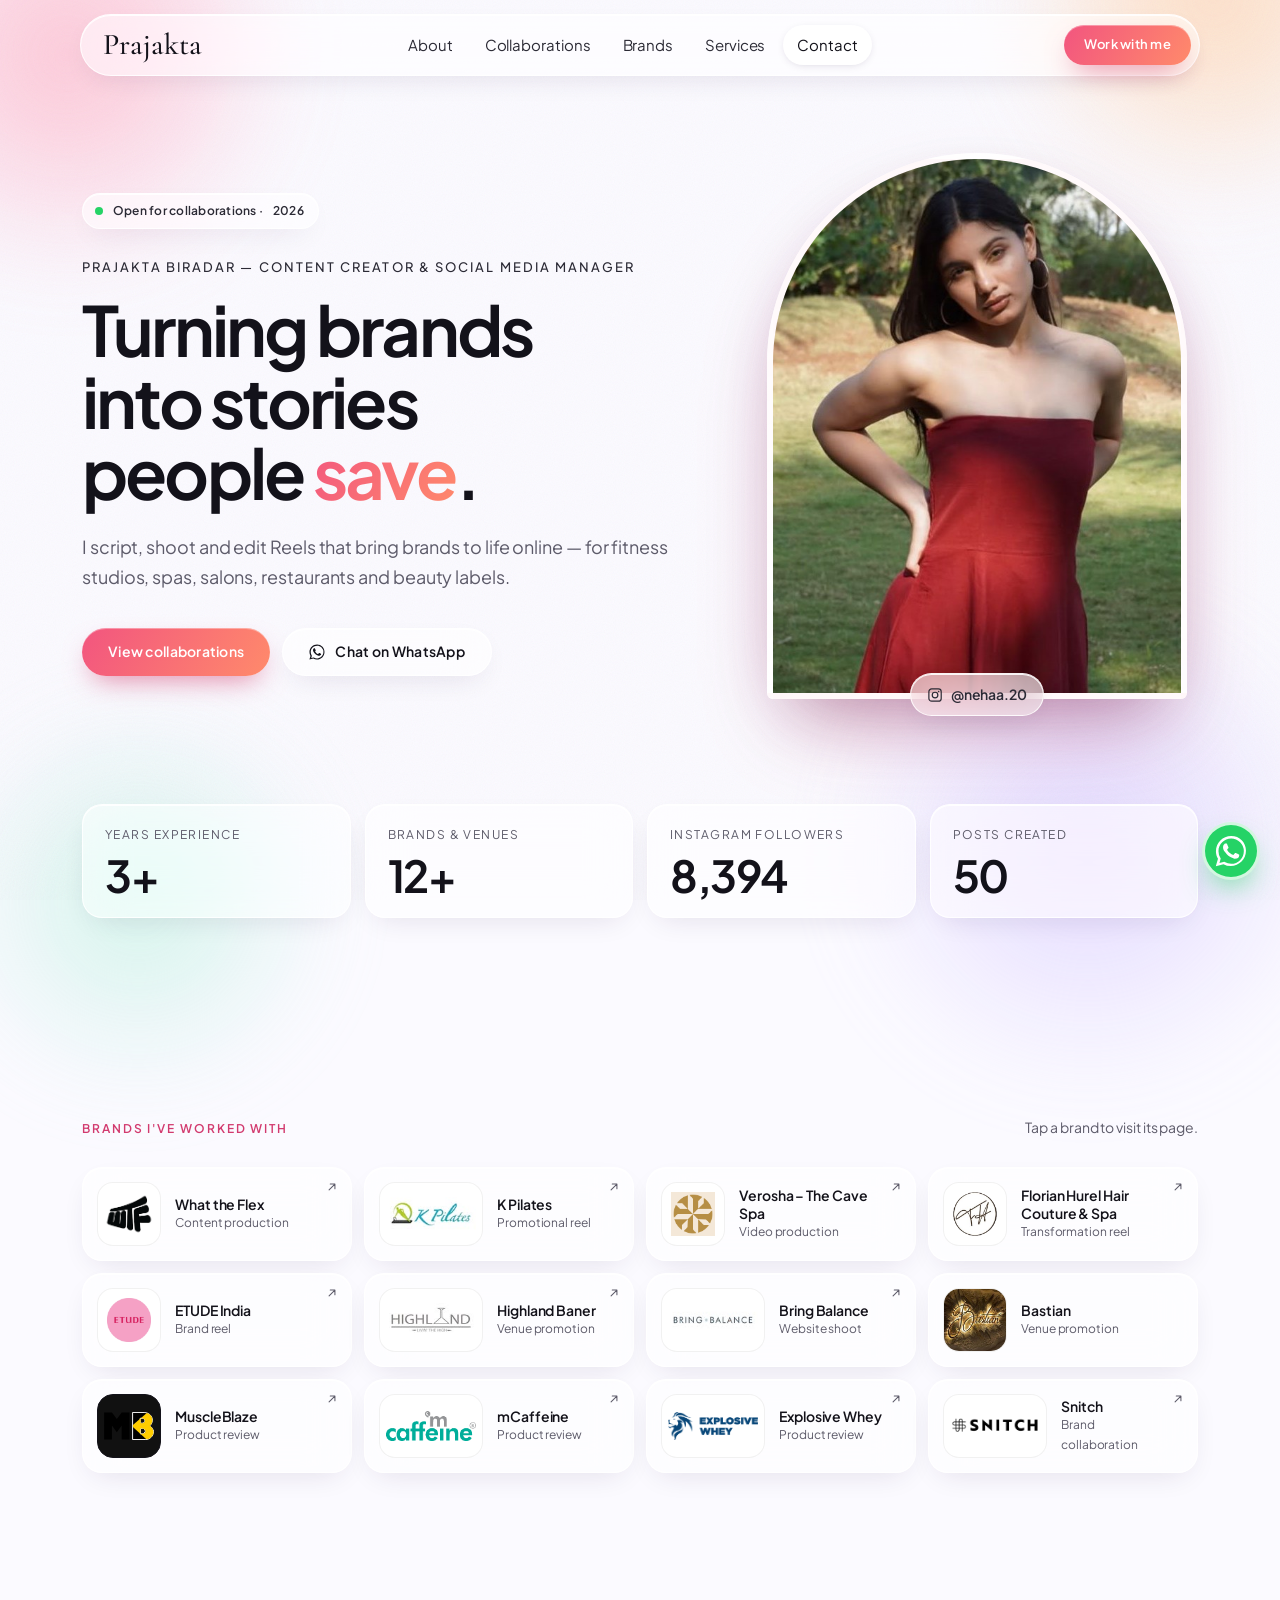
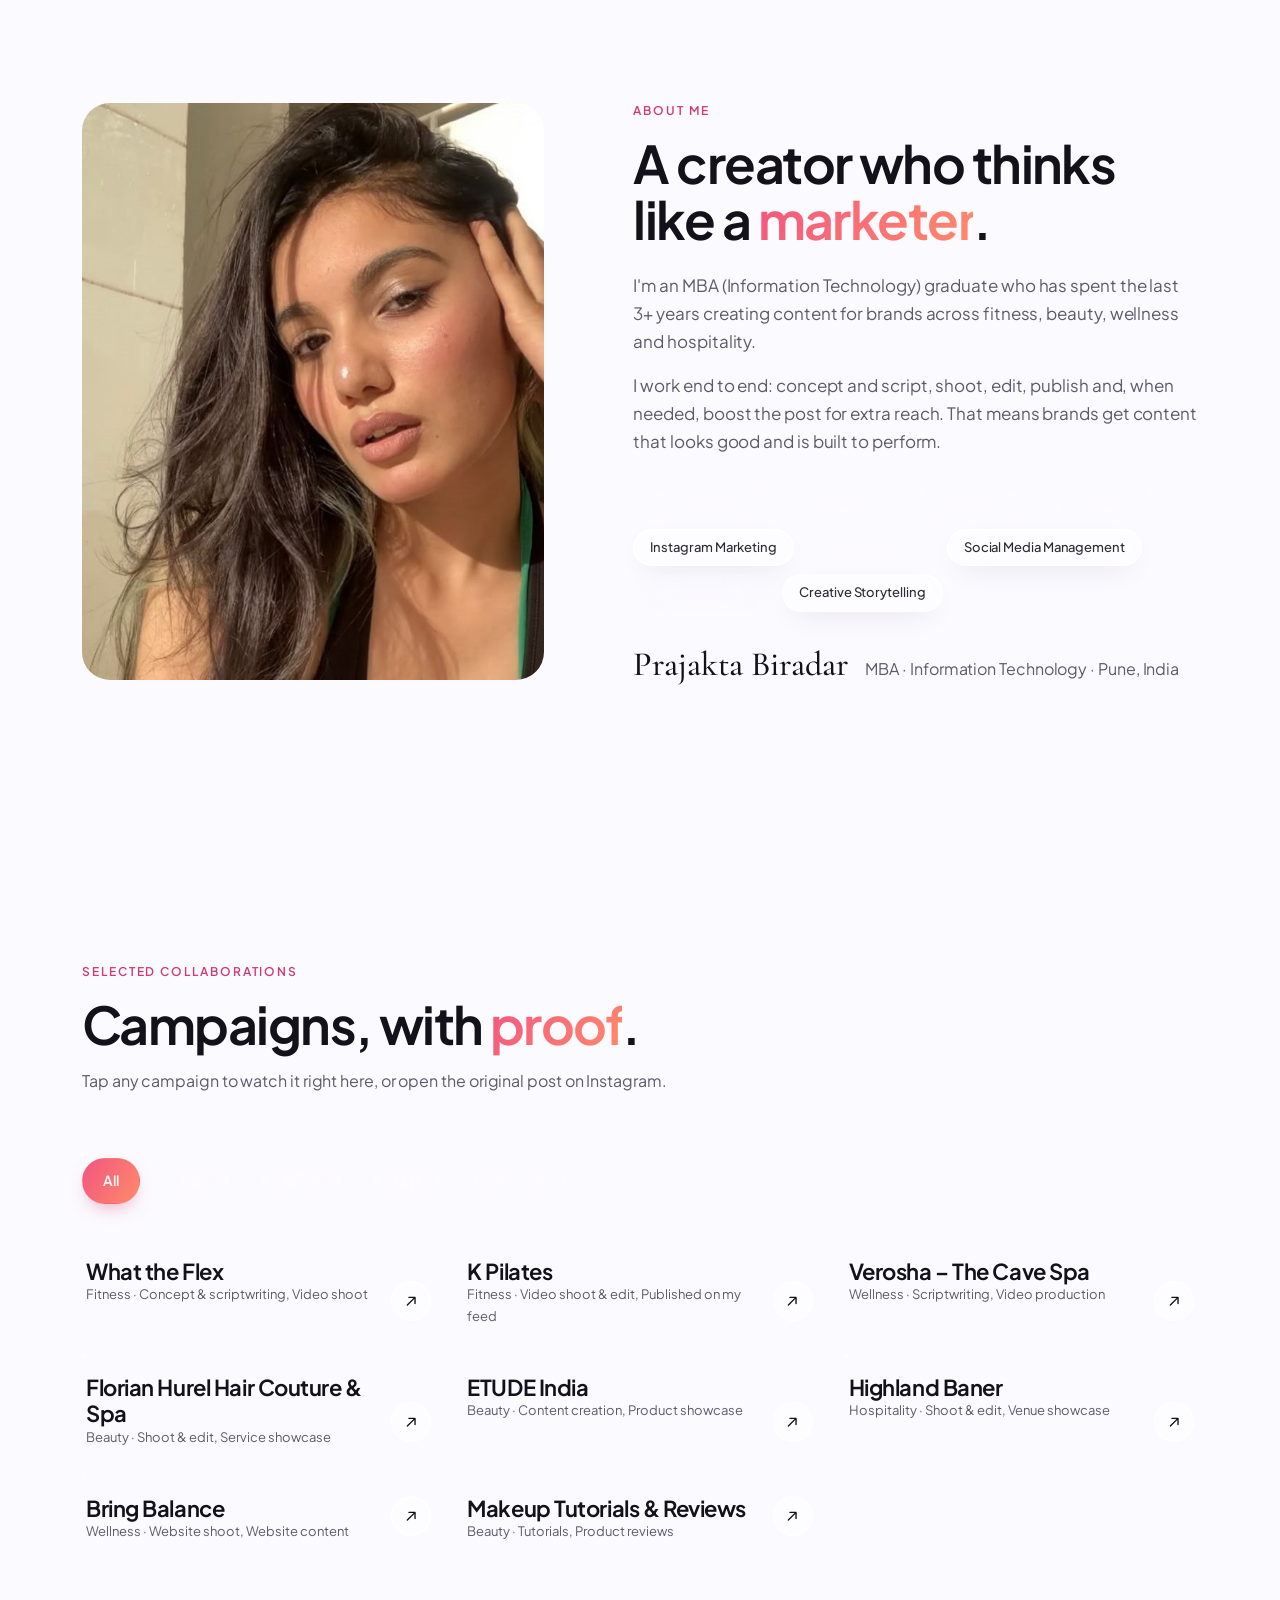
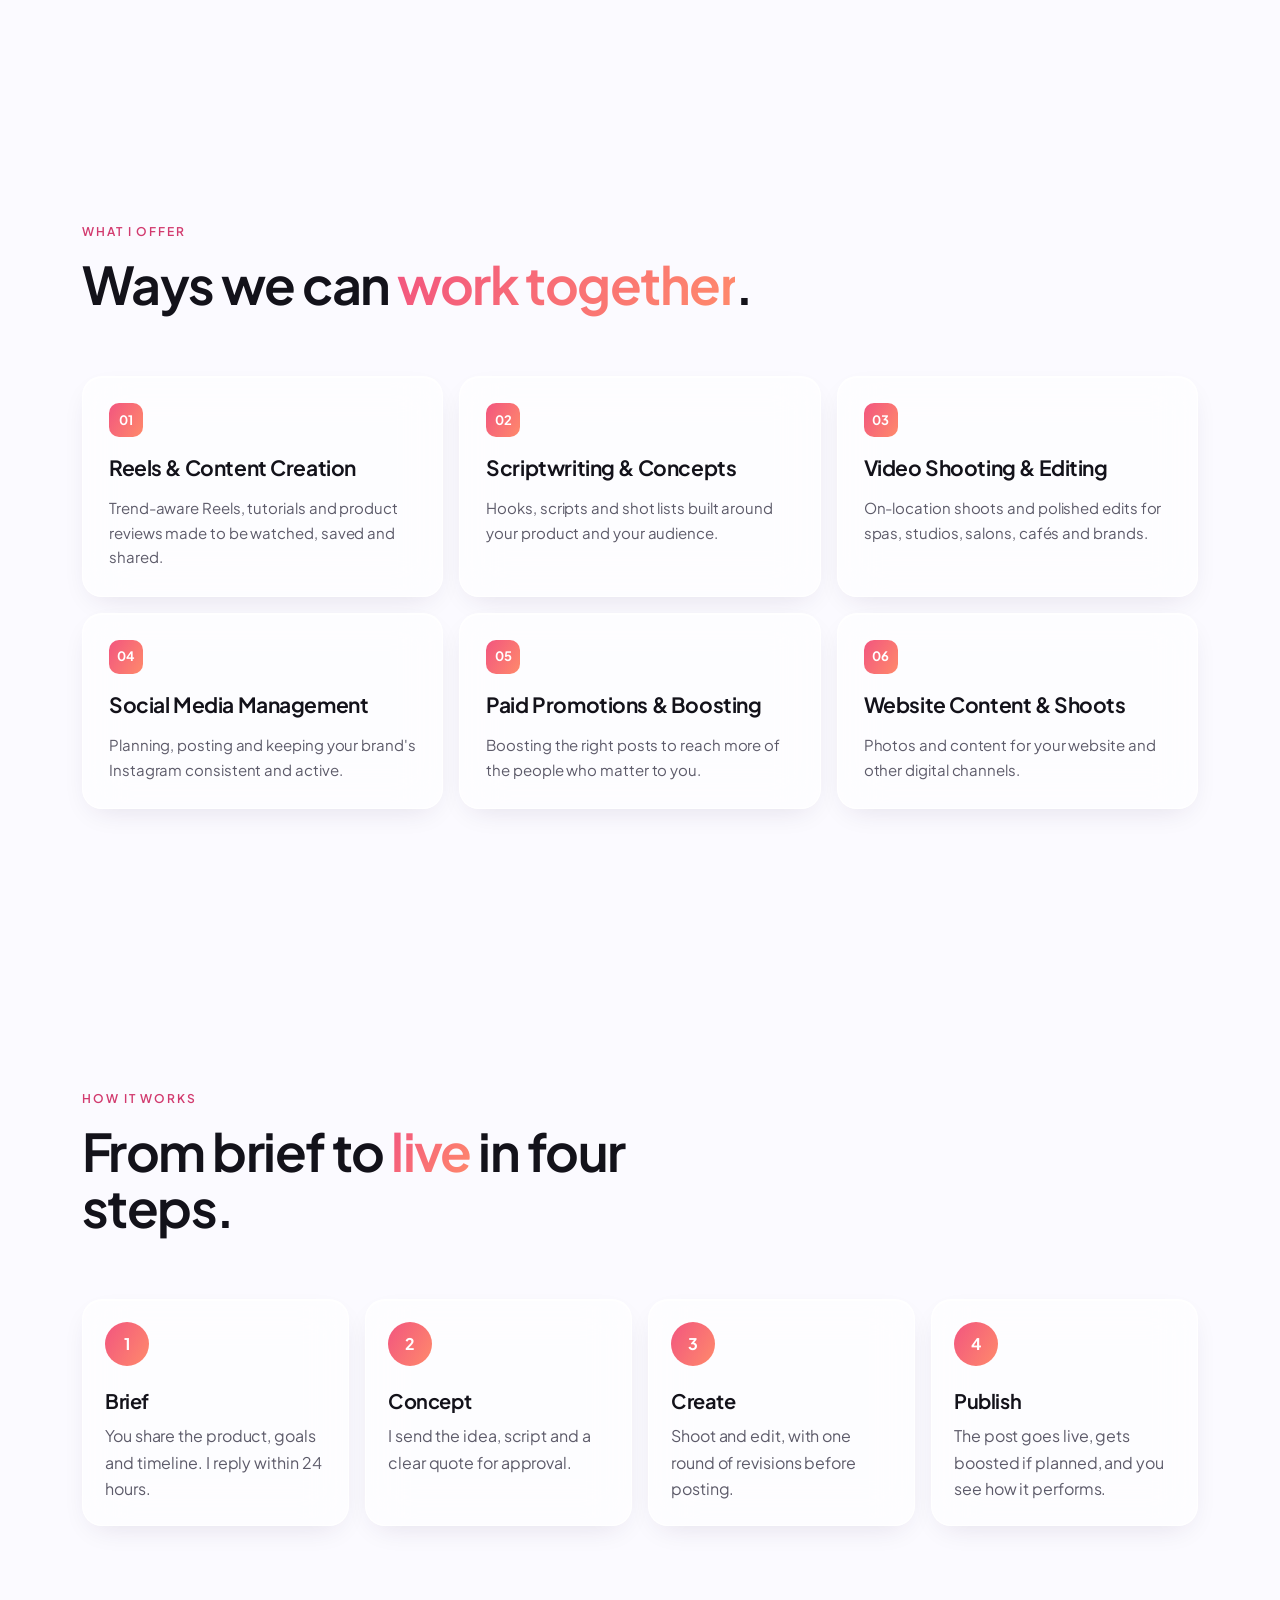
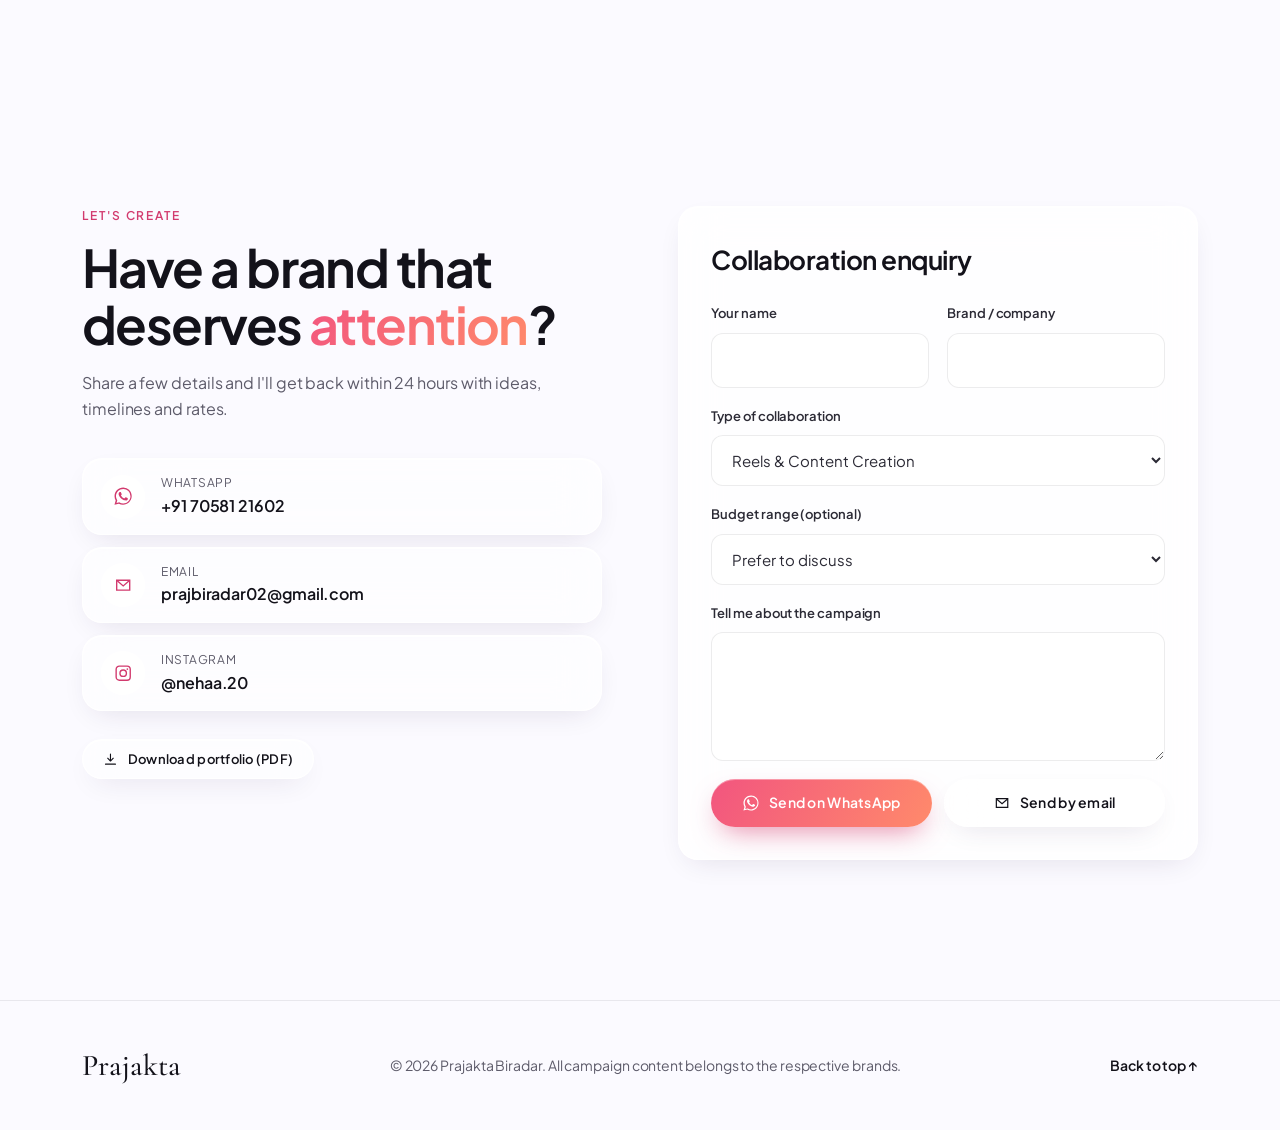
<file: index.html>
<!doctype html>
<html lang="en">
<head>
  <meta charset="utf-8" />
  <meta name="viewport" content="width=device-width, initial-scale=1" />
  <title>Prajakta Biradar — Content Creator & Social Media Manager</title>
  <meta name="description" content="Portfolio of Prajakta Biradar: content creator and social media manager with 3+ years of brand collaborations across fitness, beauty, wellness and hospitality." />

  <!-- Link preview when shared on WhatsApp / LinkedIn / iMessage (needs the full URL) -->
  <meta property="og:title" content="Prajakta Biradar — Content Creator & Social Media Manager" />
  <meta property="og:description" content="3+ years of brand collaborations. See the campaigns, the brands and how to work with me." />
  <meta property="og:image" content="https://d-hackmt.github.io/neha-portfolio/assets/images/portrait.jpg" />
  <meta property="og:url" content="https://d-hackmt.github.io/neha-portfolio/" />
  <meta property="og:type" content="website" />
  <meta name="theme-color" content="#F7F4EE" />

  <link rel="icon" href="assets/images/favicon.svg" type="image/svg+xml" />
  <link rel="preconnect" href="https://fonts.googleapis.com" />
  <link rel="preconnect" href="https://fonts.gstatic.com" crossorigin />
  <link href="https://fonts.googleapis.com/css2?family=Cormorant+Garamond:wght@400;500&family=Inter:wght@400;500;600&display=swap" rel="stylesheet" />
  <link rel="stylesheet" href="css/style.css" />

  <!-- GLASS LAYER: delete these 3 lines to return to the classic design -->
  <link href="https://fonts.googleapis.com/css2?family=Plus+Jakarta+Sans:wght@400..800&display=swap" rel="stylesheet" />
  <link rel="stylesheet" href="css/glass.css" />
  <script>(function () { var p = new URLSearchParams(location.search).get("palette"); if (p) document.documentElement.setAttribute("data-palette", p); })();</script>
</head>
<body>
  <a class="skip-link" href="#main">Skip to content</a>

  <!-- ============ NAV ============ -->
  <header class="nav" id="nav">
    <div class="container nav__inner">
      <a href="#top" class="nav__logo" data-bind="name">Prajakta</a>

      <nav class="nav__links" id="navLinks" aria-label="Primary">
        <a href="#about">About</a>
        <a href="#work">Collaborations</a>
        <a href="#brands">Brands</a>
        <a href="#services">Services</a>
        <a href="#contact">Contact</a>
      </nav>

      <div class="nav__actions">
        <a class="btn btn--dark btn--sm" href="#contact">Work with me</a>
        <button class="nav__toggle" id="navToggle" aria-label="Open menu" aria-expanded="false" aria-controls="navLinks">
          <span></span><span></span>
        </button>
      </div>
    </div>
  </header>

  <main id="main">
    <!-- ============ HERO ============ -->
    <section class="hero" id="top">
      <div class="container hero__grid">
        <div class="hero__text reveal">
          <span class="badge"><span class="badge__dot"></span>Open for collaborations · <span data-bind="year"></span></span>
          <p class="hero__intro"><span data-bind="fullName">Prajakta Biradar</span> — <span data-bind="role"></span></p>
          <h1 class="hero__title">Turning brands into stories people <em>save</em>.</h1>
          <p class="hero__lead" data-bind="tagline"></p>

          <div class="hero__cta">
            <a class="btn btn--dark" href="#work">View collaborations</a>
            <a class="btn btn--ghost js-whatsapp" href="#" target="_blank" rel="noopener">
              <svg class="icon" aria-hidden="true"><use href="#i-whatsapp"/></svg> Chat on WhatsApp
            </a>
          </div>
        </div>

        <figure class="hero__visual reveal">
          <div class="arch">
            <img data-bind-src="portrait" alt="Portrait of Prajakta Biradar" class="arch__img" />
            <div class="arch__fallback" aria-hidden="true">Your portrait</div>
          </div>
          <figcaption>
            <a class="hero__handle js-instagram" href="#" target="_blank" rel="noopener">
              <svg class="icon" aria-hidden="true"><use href="#i-instagram"/></svg>
              <span data-bind="handle"></span>
            </a>
          </figcaption>
        </figure>
      </div>

      <div class="container">
        <dl class="hero__stats reveal">
          <div><dt>Years experience</dt><dd data-bind="experience"></dd></div>
          <div><dt>Brands &amp; venues</dt><dd data-bind="brandCount"></dd></div>
          <div><dt>Instagram followers</dt><dd data-bind="followersShort"></dd></div>
          <div><dt>Posts created</dt><dd data-bind="postCount"></dd></div>
        </dl>
      </div>
    </section>

    <!-- ============ BRAND WALL ============ -->
    <section class="brands" id="brands">
      <div class="container">
        <header class="brands__head reveal">
          <p class="eyebrow">Brands I've worked with</p>
          <p class="muted">Tap a brand to visit its page.</p>
        </header>
        <div class="brand-grid" id="brandGrid"></div>
      </div>
    </section>

    <!-- ============ ABOUT ============ -->
    <section class="section" id="about">
      <div class="container about">
        <div class="about__media reveal">
          <img data-bind-src="aboutImage" alt="Prajakta Biradar creating content" />
          <div class="about__fallback" aria-hidden="true">Lifestyle photo</div>
        </div>
        <div class="about__text reveal">
          <p class="eyebrow">About me</p>
          <h2 class="h2">A creator who thinks like a <em>marketer</em>.</h2>
          <div class="about__bio" data-bind-html="bio"></div>
          <ul class="chips" id="skills" aria-label="Key skills"></ul>
          <div class="about__sign">
            <span class="script" data-bind="fullName">Prajakta Biradar</span>
            <span class="muted"><span data-bind="education"></span> · <span data-bind="location"></span></span>
          </div>
        </div>
      </div>
    </section>

    <!-- ============ INSIGHTS ============ -->
    <section class="section section--sand" id="insights">
      <div class="container">
        <header class="section__head reveal">
          <p class="eyebrow">Audience insights</p>
          <h2 class="h2">Numbers that <em>matter</em> to brands.</h2>
          <p class="muted">Updated <span data-bind="statsUpdated"></span> · Source: Instagram Insights</p>
        </header>

        <div class="stats" id="stats"></div>

        <div class="audience">
          <article class="card reveal">
            <h3 class="card__title">Gender</h3>
            <div class="bars" id="audGender"></div>
          </article>
          <article class="card reveal">
            <h3 class="card__title">Age groups</h3>
            <div class="bars" id="audAge"></div>
          </article>
          <article class="card reveal">
            <h3 class="card__title">Top cities</h3>
            <div class="bars" id="audCities"></div>
          </article>
        </div>
      </div>
    </section>

    <!-- ============ COLLABORATIONS ============ -->
    <section class="section" id="work">
      <div class="container">
        <header class="section__head reveal">
          <p class="eyebrow">Selected collaborations</p>
          <h2 class="h2">Campaigns, with <em>proof</em>.</h2>
          <p class="muted">Tap any campaign to watch it right here, or open the original post on Instagram.</p>
        </header>

        <div class="filters" id="filters" role="tablist" aria-label="Filter by category"></div>
        <div class="work-grid" id="workGrid"></div>
      </div>
    </section>

    <!-- ============ SERVICES ============ -->
    <section class="section section--ink" id="services">
      <div class="container">
        <header class="section__head reveal">
          <p class="eyebrow eyebrow--light">What I offer</p>
          <h2 class="h2">Ways we can <em>work together</em>.</h2>
        </header>
        <div class="services" id="services-list"></div>
      </div>
    </section>

    <!-- ============ PROCESS ============ -->
    <section class="section" id="process">
      <div class="container">
        <header class="section__head reveal">
          <p class="eyebrow">How it works</p>
          <h2 class="h2">From brief to <em>live</em> in four steps.</h2>
        </header>
        <ol class="process" id="processList"></ol>
      </div>
    </section>

    <!-- ============ TESTIMONIALS ============ -->
    <section class="section section--sand" id="testimonials">
      <div class="container">
        <header class="section__head reveal">
          <p class="eyebrow">Kind words</p>
          <h2 class="h2">What brands <em>say</em>.</h2>
        </header>
        <div class="quotes" id="quotes"></div>
      </div>
    </section>

    <!-- ============ CONTACT ============ -->
    <section class="section" id="contact">
      <div class="container contact">
        <div class="contact__intro reveal">
          <p class="eyebrow">Let's create</p>
          <h2 class="h2">Have a brand that deserves <em>attention</em>?</h2>
          <p class="muted">Share a few details and I'll get back within 24 hours with ideas, timelines and rates.</p>

          <ul class="contact__list">
            <li>
              <a class="contact__item js-whatsapp" href="#" target="_blank" rel="noopener">
                <span class="contact__icon"><svg class="icon"><use href="#i-whatsapp"/></svg></span>
                <span><small>WhatsApp</small><strong data-bind="phonePretty"></strong></span>
              </a>
            </li>
            <li>
              <a class="contact__item js-email" href="#">
                <span class="contact__icon"><svg class="icon"><use href="#i-mail"/></svg></span>
                <span><small>Email</small><strong data-bind="email"></strong></span>
              </a>
            </li>
            <li>
              <a class="contact__item js-instagram" href="#" target="_blank" rel="noopener">
                <span class="contact__icon"><svg class="icon"><use href="#i-instagram"/></svg></span>
                <span><small>Instagram</small><strong data-bind="handle"></strong></span>
              </a>
            </li>
          </ul>

          <a class="btn btn--ghost btn--sm" id="printKit" href="Prajakta-Biradar-Portfolio.pdf" download>
            <svg class="icon" aria-hidden="true"><use href="#i-download"/></svg> Download portfolio (PDF)
          </a>
        </div>

        <form class="form card reveal" id="enquiry" novalidate>
          <h3 class="card__title">Collaboration enquiry</h3>
          <div class="form__row">
            <label>Your name<input name="name" required autocomplete="name" /></label>
            <label>Brand / company<input name="brand" required /></label>
          </div>
          <label>Type of collaboration
            <select name="type" id="formType"></select>
          </label>
          <label>Budget range (optional)
            <select name="budget">
              <option value="">Prefer to discuss</option>
              <option>Barter / product exchange</option>
              <option>Under ₹10,000</option>
              <option>₹10,000 – ₹25,000</option>
              <option>₹25,000 – ₹50,000</option>
              <option>₹50,000+</option>
            </select>
          </label>
          <label>Tell me about the campaign<textarea name="message" rows="4" required></textarea></label>
          <p class="form__error" id="formError" role="alert" hidden>Please fill in your name, brand and a short message.</p>
          <div class="form__actions">
            <button class="btn btn--dark" type="submit" data-via="whatsapp">
              <svg class="icon" aria-hidden="true"><use href="#i-whatsapp"/></svg> Send on WhatsApp
            </button>
            <button class="btn btn--ghost" type="submit" data-via="email">
              <svg class="icon" aria-hidden="true"><use href="#i-mail"/></svg> Send by email
            </button>
          </div>
        </form>
      </div>
    </section>
  </main>

  <!-- ============ FOOTER ============ -->
  <footer class="footer">
    <div class="container footer__inner">
      <span class="nav__logo" data-bind="name">Prajakta</span>
      <p class="muted">© <span data-bind="year"></span> <span data-bind="fullName"></span>. All campaign content belongs to the respective brands.</p>
      <a href="#top" class="footer__top">Back to top ↑</a>
    </div>
  </footer>

  <!-- Floating WhatsApp button -->
  <a class="wa-float js-whatsapp" href="#" target="_blank" rel="noopener" aria-label="Chat on WhatsApp">
    <svg class="icon" aria-hidden="true"><use href="#i-whatsapp"/></svg>
  </a>

  <!-- Collaboration detail modal -->
  <dialog class="modal" id="modal" aria-labelledby="modalTitle">
    <button class="modal__close" id="modalClose" aria-label="Close">×</button>
    <div class="modal__body" id="modalBody"></div>
  </dialog>

  <!-- ============ ICON SPRITE ============ -->
  <svg width="0" height="0" style="position:absolute" aria-hidden="true">
    <symbol id="i-whatsapp" viewBox="0 0 24 24"><path fill="currentColor" d="M17.47 14.38c-.3-.15-1.76-.87-2.03-.97-.27-.1-.47-.15-.67.15-.2.3-.77.97-.94 1.17-.17.2-.35.22-.64.07-.3-.15-1.26-.46-2.4-1.48-.89-.79-1.49-1.77-1.66-2.07-.17-.3-.02-.46.13-.6.13-.14.3-.35.45-.52.15-.17.2-.3.3-.5.1-.2.05-.37-.03-.52-.07-.15-.67-1.61-.92-2.2-.24-.58-.49-.5-.67-.51h-.57c-.2 0-.52.07-.79.37-.27.3-1.04 1.02-1.04 2.48s1.07 2.88 1.21 3.08c.15.2 2.1 3.2 5.08 4.49.71.31 1.26.49 1.7.63.71.22 1.36.19 1.87.12.57-.09 1.76-.72 2-1.41.25-.7.25-1.29.17-1.41-.07-.13-.27-.2-.57-.35M12.05 21.5h-.01a9.4 9.4 0 0 1-4.8-1.32l-.34-.2-3.57.94.95-3.48-.22-.36A9.4 9.4 0 0 1 2.6 12.05C2.6 6.84 6.84 2.6 12.06 2.6c2.52 0 4.9.99 6.68 2.77a9.38 9.38 0 0 1 2.76 6.68c0 5.21-4.24 9.45-9.45 9.45M20.1 4.03A11.3 11.3 0 0 0 12.05.7C5.79.7.7 5.79.7 12.05c0 2 .52 3.95 1.52 5.67L.6 23.3l5.72-1.5a11.33 11.33 0 0 0 5.42 1.38h.01c6.26 0 11.35-5.09 11.35-11.35 0-3.03-1.18-5.88-3.32-8.02"/></symbol>
    <symbol id="i-instagram" viewBox="0 0 24 24"><path fill="none" stroke="currentColor" stroke-width="1.8" d="M7 2.8h10A4.2 4.2 0 0 1 21.2 7v10a4.2 4.2 0 0 1-4.2 4.2H7A4.2 4.2 0 0 1 2.8 17V7A4.2 4.2 0 0 1 7 2.8Z"/><circle cx="12" cy="12" r="4.2" fill="none" stroke="currentColor" stroke-width="1.8"/><circle cx="17.4" cy="6.6" r="1.1" fill="currentColor"/></symbol>
    <symbol id="i-mail" viewBox="0 0 24 24"><path fill="none" stroke="currentColor" stroke-width="1.8" d="M3.5 5.5h17v13h-17z"/><path fill="none" stroke="currentColor" stroke-width="1.8" d="m3.8 6 8.2 7 8.2-7"/></symbol>
    <symbol id="i-download" viewBox="0 0 24 24"><path fill="none" stroke="currentColor" stroke-width="1.8" stroke-linecap="round" d="M12 3.5v11m0 0 4.5-4.5M12 14.5 7.5 10M4 19.5h16"/></symbol>
    <symbol id="i-arrow" viewBox="0 0 24 24"><path fill="none" stroke="currentColor" stroke-width="1.8" stroke-linecap="round" d="M7 17 17 7m0 0H9m8 0v8"/></symbol>
  </svg>

  <!-- 1) Your content lives here — edit this file. 2) The rendering logic. -->
  <script src="js/data.js"></script>
  <script src="js/main.js"></script>
</body>
</html>
</file>
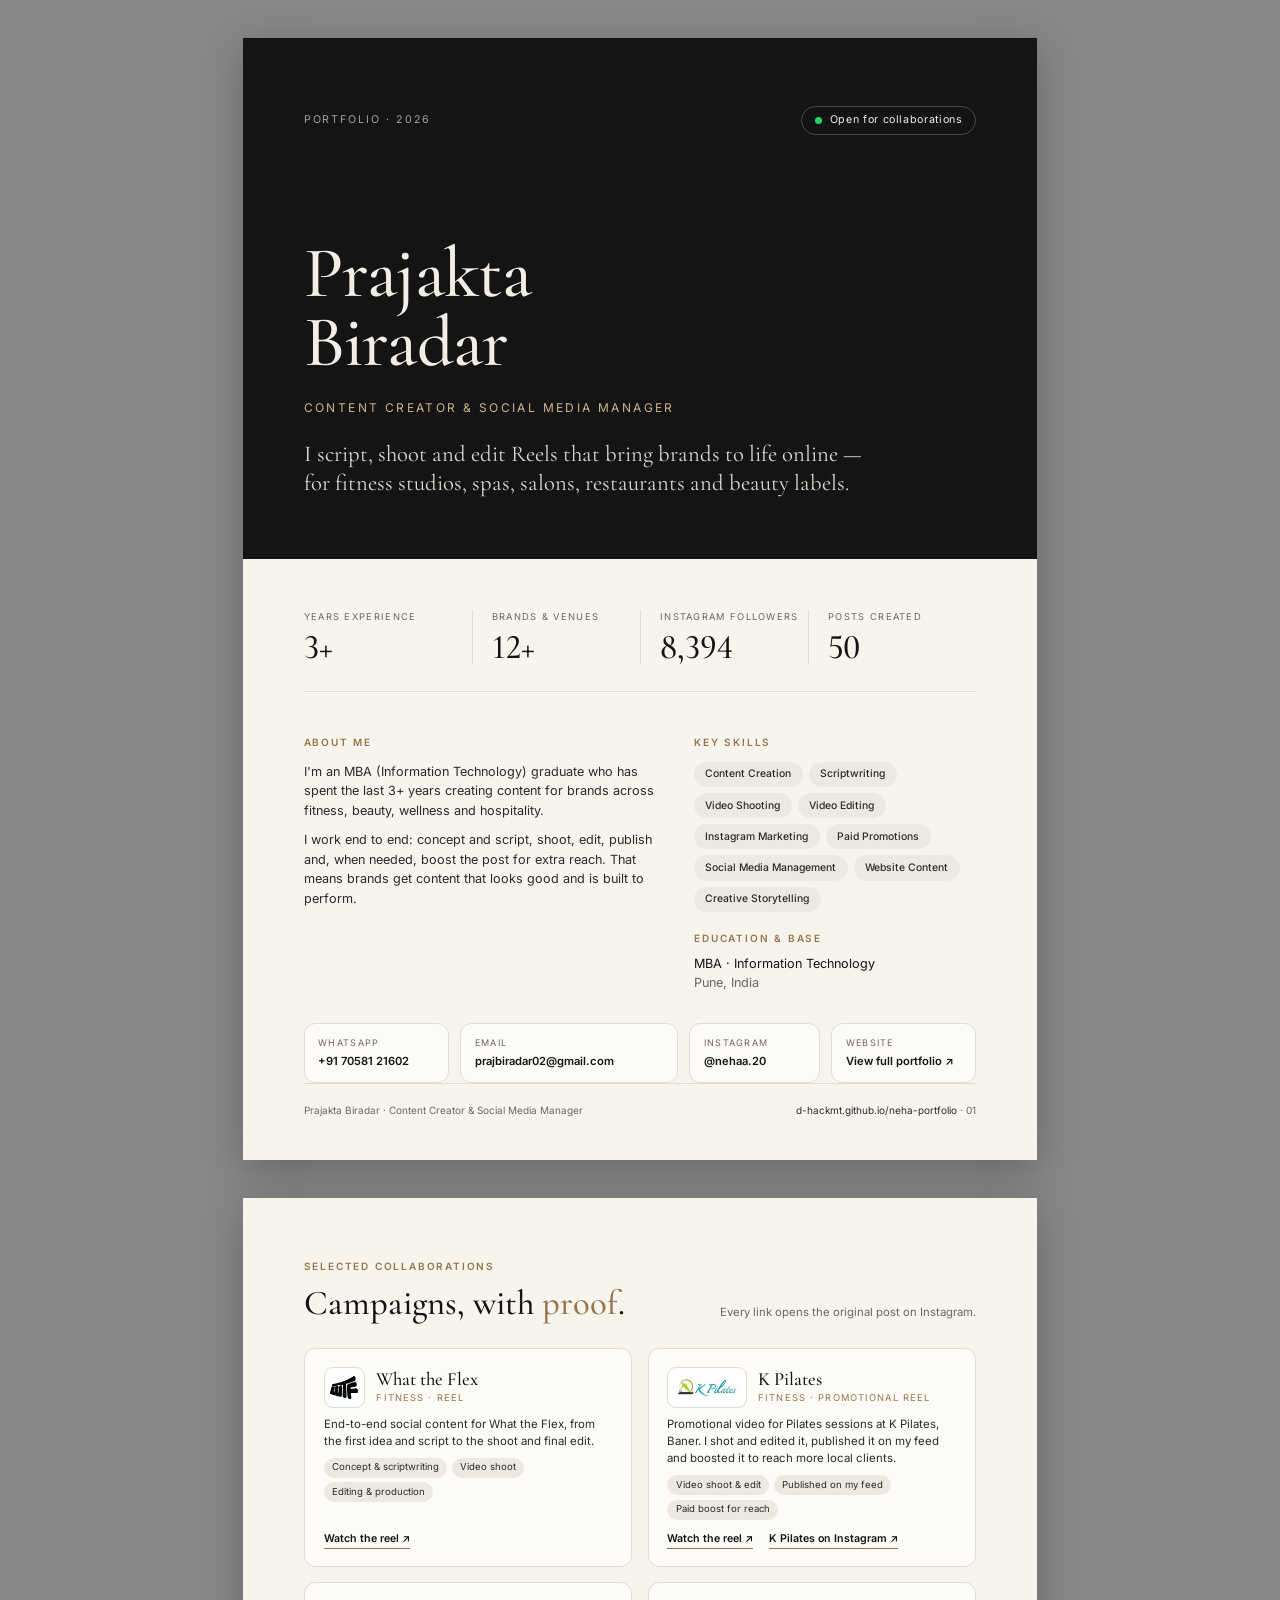
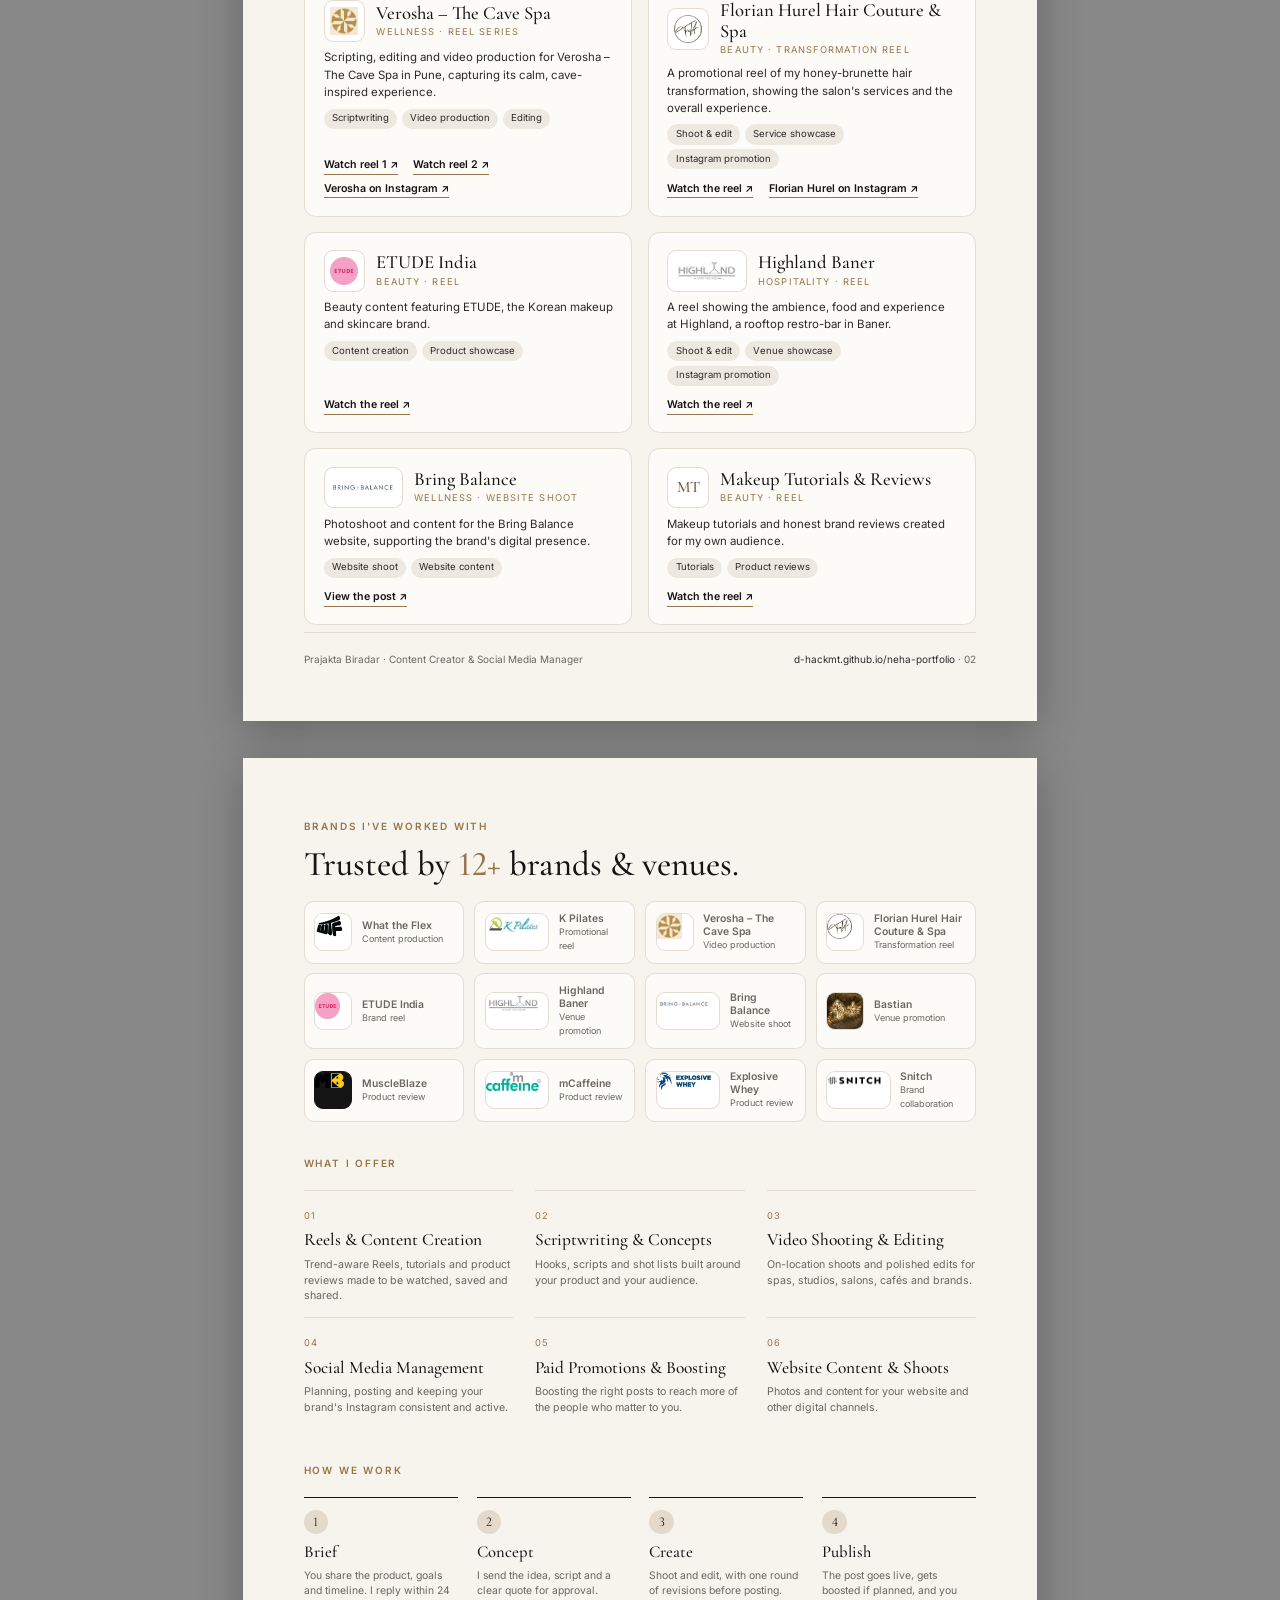
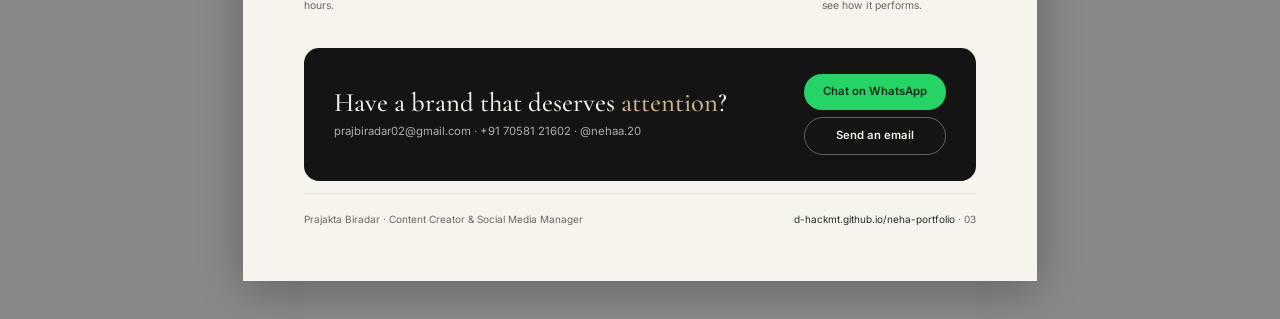
<file: media-kit.html>
<!doctype html>
<html lang="en">
<head>
  <meta charset="utf-8" />
  <title>Prajakta Biradar — Portfolio</title>
  <!-- Source for the PDF portfolio. Content comes from js/data.js.
       Rebuild: chrome --headless --no-pdf-header-footer --print-to-pdf=Prajakta-Biradar-Portfolio.pdf media-kit.html -->
  <link rel="preconnect" href="https://fonts.googleapis.com" />
  <link rel="preconnect" href="https://fonts.gstatic.com" crossorigin />
  <link href="https://fonts.googleapis.com/css2?family=Cormorant+Garamond:wght@400;500;600&family=Inter:wght@400;500;600&display=swap" rel="stylesheet" />
  <style>
    :root {
      --bg: #f7f4ee; --surface: #fdfbf8; --sand: #eee9e0; --ink: #141414; --ink-2: #2b2b2b;
      --muted: #6b6660; --line: #e2dcd2; --accent: #96764a; --accent-deep: #6f5532; --on-ink: #f2eee6;
      --display: "Cormorant Garamond", Georgia, serif;
      --body: "Inter", system-ui, sans-serif;
    }
    @page { size: A4; margin: 0; }
    * { box-sizing: border-box; -webkit-print-color-adjust: exact; print-color-adjust: exact; }
    html, body { margin: 0; background: #888; }
    body { font-family: var(--body); color: var(--ink); font-size: 9.5pt; line-height: 1.55; font-variant-numeric: lining-nums; }
    a { color: inherit; text-decoration: none; }
    h1, h2, h3, p { margin: 0; }

    .page {
      position: relative; width: 210mm; height: 297mm; margin: 0 auto; overflow: hidden;
      background: var(--bg); padding: 16mm 16mm 14mm; display: flex; flex-direction: column;
      break-after: page;
    }
    .page:last-child { break-after: auto; }
    @media screen { .page { margin: 10mm auto; box-shadow: 0 10px 40px rgba(0,0,0,.25); } }

    .eyebrow { font-size: 7.5pt; font-weight: 600; letter-spacing: .18em; text-transform: uppercase; color: var(--accent); }
    .h2 { font-family: var(--display); font-weight: 500; font-size: 26pt; line-height: 1.05; margin-top: 3mm; }
    .h2 em { font-style: normal; color: var(--accent); }
    .muted { color: var(--muted); }

    /* running footer */
    .foot {
      margin-top: auto; padding-top: 5mm; border-top: 1px solid var(--line);
      display: flex; justify-content: space-between; font-size: 7.5pt; color: var(--muted);
    }
    .foot a { color: var(--ink-2); }

    /* ---------- Cover ---------- */
    .cover { padding: 0; }
    .cover__top {
      background: var(--ink); color: var(--on-ink);
      padding: 18mm 16mm 16mm; display: flex; flex-direction: column; gap: 6mm; min-height: 138mm;
    }
    .cover__brand { display: flex; justify-content: space-between; align-items: center; font-size: 8pt; letter-spacing: .18em; text-transform: uppercase; color: rgba(242,238,230,.65); }
    .badge { display: inline-flex; align-items: center; gap: 2mm; padding: 1.4mm 3.4mm; border: 1px solid rgba(242,238,230,.25); border-radius: 99px; letter-spacing: .06em; text-transform: none; color: var(--on-ink); }
    .badge i { width: 2mm; height: 2mm; border-radius: 50%; background: #25d366; }
    .cover__name { font-family: var(--display); font-weight: 500; font-size: 54pt; line-height: .95; letter-spacing: -.01em; margin-top: auto; }
    .cover__role { font-size: 9pt; letter-spacing: .2em; text-transform: uppercase; color: #cdb48c; }
    .cover__tag { font-family: var(--display); font-size: 17pt; line-height: 1.3; max-width: 150mm; color: rgba(242,238,230,.9); }

    .cover__body { padding: 10mm 16mm 14mm; display: flex; flex-direction: column; flex: 1; }
    .stats { display: grid; grid-template-columns: repeat(4, 1fr); border-bottom: 1px solid var(--line); padding-bottom: 7mm; }
    .stats div + div { border-left: 1px solid var(--line); padding-left: 5mm; }
    .stats dt { font-size: 7pt; letter-spacing: .14em; text-transform: uppercase; color: var(--muted); }
    .stats dd { margin: 1.5mm 0 0; font-family: var(--display); font-size: 26pt; font-weight: 500; line-height: 1; }

    .about { display: grid; grid-template-columns: 1.25fr 1fr; gap: 10mm; padding-top: 8mm; }
    .about__bio p + p { margin-top: 2.5mm; }
    .about__bio { color: var(--ink-2); font-size: 9.5pt; margin-top: 3mm; }
    .chips { display: flex; flex-wrap: wrap; gap: 1.6mm; margin-top: 3mm; }
    .chip { padding: 1.2mm 3mm; border-radius: 99px; background: var(--sand); font-size: 7.8pt; font-weight: 500; color: var(--ink-2); }

    .contact { display: grid; grid-template-columns: 1fr 1.5fr 0.9fr 1fr; gap: 3mm; margin-top: 8mm; }
    .contact a {
      display: block; padding: 3.2mm 3.6mm; border: 1px solid var(--line); border-radius: 3mm; background: var(--surface);
    }
    .contact small { display: block; font-size: 6.8pt; letter-spacing: .14em; text-transform: uppercase; color: var(--muted); }
    .contact strong { display: block; font-size: 8.4pt; font-weight: 600; margin-top: .6mm; white-space: nowrap; }

    /* ---------- Campaigns ---------- */
    .head { display: flex; justify-content: space-between; align-items: flex-end; gap: 10mm; margin-bottom: 7mm; }
    .head .muted { max-width: 70mm; text-align: right; font-size: 8.5pt; }
    .campaigns { display: grid; grid-template-columns: 1fr 1fr; gap: 4mm; }
    .camp {
      display: flex; flex-direction: column; gap: 2mm;
      padding: 4.6mm 5mm; background: var(--surface); border: 1px solid var(--line); border-radius: 3mm;
      break-inside: avoid;
    }
    .camp__top { display: flex; align-items: center; gap: 3mm; }
    .mark {
      flex: none; width: 11mm; height: 11mm; border-radius: 2.4mm; border: 1px solid var(--line); background: #fff;
      display: grid; place-items: center; overflow: hidden;
      font-family: var(--display); font-size: 12pt; font-weight: 500; color: var(--accent-deep);
    }
    .mark img { max-width: 80%; max-height: 70%; object-fit: contain; }
    .mark--dark { background: var(--ink); border-color: var(--ink); }
    .mark--fill img { width: 100%; height: 100%; max-width: none; max-height: none; object-fit: cover; }
    .mark.is-wide { width: 21mm; }
    .brand .mark.is-wide { width: 17mm; }
    .mark.is-wide img { max-width: 88%; max-height: 62%; }
    .camp__title { font-family: var(--display); font-size: 14pt; font-weight: 500; line-height: 1.1; }
    .camp__meta { font-size: 7pt; letter-spacing: .12em; text-transform: uppercase; color: var(--accent); margin-top: .5mm; }
    .camp__sum { color: var(--ink-2); font-size: 8.6pt; line-height: 1.5; }
    .camp__did { display: flex; flex-wrap: wrap; gap: 1.2mm; }
    .camp__did span { font-size: 7.2pt; padding: .7mm 2.2mm; border-radius: 99px; background: var(--sand); color: var(--ink-2); }
    .camp__links { display: flex; flex-wrap: wrap; gap: 1.5mm 4mm; margin-top: auto; padding-top: 1mm; }
    .camp__links a { font-size: 8pt; font-weight: 600; color: var(--ink); border-bottom: 1px solid var(--accent); }

    /* ---------- Brands + services ---------- */
    .brands { display: grid; grid-template-columns: repeat(4, 1fr); gap: 2.6mm; }
    .brand { display: flex; align-items: center; gap: 2.6mm; padding: 2.6mm; border: 1px solid var(--line); border-radius: 2.6mm; background: var(--surface); }
    .brand .mark { width: 10mm; height: 10mm; font-size: 11pt; }
    .brand b { display: block; font-size: 7.8pt; font-weight: 600; line-height: 1.25; }
    .brand span { display: block; font-size: 6.8pt; color: var(--muted); }

    .section + .section { margin-top: 9mm; }
    .services { display: grid; grid-template-columns: repeat(3, 1fr); gap: 0 6mm; margin-top: 5mm; }
    .service { padding: 3.6mm 0; border-top: 1px solid var(--line); }
    .service small { font-size: 7pt; color: var(--accent); letter-spacing: .1em; }
    .service h3 { font-family: var(--display); font-size: 13pt; font-weight: 500; margin: .8mm 0 .8mm; }
    .service p { font-size: 8pt; color: var(--muted); line-height: 1.45; }

    .process { display: grid; grid-template-columns: repeat(4, 1fr); gap: 5mm; margin-top: 5mm; }
    .step { border-top: 1px solid var(--ink); padding-top: 3mm; }
    .step i { font-style: normal; display: inline-grid; place-items: center; width: 6.5mm; height: 6.5mm; border-radius: 50%; background: #e4dacb; font-family: var(--display); font-size: 10pt; }
    .step h3 { font-family: var(--display); font-size: 12.5pt; font-weight: 500; margin: 1.6mm 0 .6mm; }
    .step p { font-size: 7.8pt; color: var(--muted); line-height: 1.45; }

    .cta {
      margin-top: 9mm; padding: 7mm 8mm; border-radius: 4mm; background: var(--ink); color: var(--on-ink);
      display: flex; justify-content: space-between; align-items: center; gap: 8mm;
    }
    .cta h3 { font-family: var(--display); font-weight: 500; font-size: 20pt; line-height: 1.1; }
    .cta h3 em { font-style: normal; color: #cdb48c; }
    .cta p { font-size: 8.5pt; color: rgba(242,238,230,.7); margin-top: 1.5mm; }
    .cta__btns { display: flex; flex-direction: column; gap: 2mm; flex: none; }
    .cta__btns a { padding: 2.4mm 5mm; border-radius: 99px; font-size: 8.5pt; font-weight: 600; text-align: center; }
    .btn-wa { background: #25d366; color: #0b2b16; }
    .btn-line { border: 1px solid rgba(242,238,230,.35); }
  </style>
</head>
<body>
  <div id="root"></div>

  <script src="js/data.js"></script>
  <script>
    (function () {
      "use strict";
      const esc = (s) => String(s).replace(/[&<>"']/g, (c) => ({ "&": "&amp;", "<": "&lt;", ">": "&gt;", '"': "&quot;", "'": "&#39;" }[c]));
      const SITE = "https://d-hackmt.github.io/neha-portfolio/";
      const P = PROFILE;
      const brandById = Object.fromEntries(BRANDS.map((b) => [b.id, b]));
      const initials = (name) =>
        name.split(/[\s–-]+/).filter((w) => /^[A-Za-z]/.test(w) && !/^(the|and|&)$/i.test(w)).slice(0, 2).map((w) => w[0].toUpperCase()).join("");
      const mark = (b, fallback) =>
        b && b.logo
          ? `<span class="mark${b.logoDark ? " mark--dark" : ""}${b.logoFill ? " mark--fill" : ""}"><img src="${esc(b.logo)}" alt="" /></span>`
          : `<span class="mark">${esc(initials(b ? b.name : fallback))}</span>`;

      const wa = `https://wa.me/${P.whatsapp}?text=${encodeURIComponent(P.whatsappMessage)}`;
      const phone = P.whatsapp.replace(/^(\d{2})(\d{5})(\d+)$/, "+$1 $2 $3");
      const mail = `mailto:${P.email}?subject=${encodeURIComponent("Brand collaboration enquiry")}`;
      const footer = (n) => `
        <div class="foot">
          <span>${esc(P.fullName)} · ${esc(P.role)}</span>
          <span><a href="${SITE}">${SITE.replace("https://", "").replace(/\/$/, "")}</a> · ${n}</span>
        </div>`;

      /* Page 1 — cover */
      const cover = `
        <section class="page cover">
          <div class="cover__top">
            <div class="cover__brand"><span>Portfolio · ${new Date().getFullYear()}</span><span class="badge"><i></i>Open for collaborations</span></div>
            <h1 class="cover__name">${esc(P.fullName.split(" ")[0])}<br>${esc(P.fullName.split(" ").slice(1).join(" "))}</h1>
            <p class="cover__role">${esc(P.role)}</p>
            <p class="cover__tag">${esc(P.tagline)}</p>
          </div>
          <div class="cover__body">
            <dl class="stats">
              <div><dt>Years experience</dt><dd>${P.experienceYears}+</dd></div>
              <div><dt>Brands &amp; venues</dt><dd>${BRANDS.length}+</dd></div>
              <div><dt>Instagram followers</dt><dd>${P.instagram.followers.toLocaleString("en-IN")}</dd></div>
              <div><dt>Posts created</dt><dd>${P.instagram.posts}</dd></div>
            </dl>
            <div class="about">
              <div>
                <p class="eyebrow">About me</p>
                <div class="about__bio">${P.bio}</div>
              </div>
              <div>
                <p class="eyebrow">Key skills</p>
                <div class="chips">${P.skills.map((s) => `<span class="chip">${esc(s)}</span>`).join("")}</div>
                <p class="eyebrow" style="margin-top:5mm">Education &amp; base</p>
                <p style="margin-top:2mm">${esc(P.education)}<br><span class="muted">${esc(P.location)}</span></p>
              </div>
            </div>
            <div class="contact">
              <a href="${wa}"><small>WhatsApp</small><strong>${esc(phone)}</strong></a>
              <a href="${mail}"><small>Email</small><strong>${esc(P.email)}</strong></a>
              <a href="${esc(P.instagram.url)}"><small>Instagram</small><strong>${esc(P.instagram.handle)}</strong></a>
              <a href="${SITE}"><small>Website</small><strong>View full portfolio ↗</strong></a>
            </div>
            ${footer("01")}
          </div>
        </section>`;

      /* Page 2 — campaigns */
      const campaigns = `
        <section class="page">
          <div class="head">
            <div><p class="eyebrow">Selected collaborations</p><h2 class="h2">Campaigns, with <em>proof</em>.</h2></div>
            <p class="muted">Every link opens the original post on Instagram.</p>
          </div>
          <div class="campaigns">
            ${COLLABS.map((c) => {
              const b = brandById[c.brand];
              const title = c.title || (b ? b.name : "");
              return `
              <article class="camp">
                <div class="camp__top">
                  ${mark(b, title)}
                  <div><h3 class="camp__title">${esc(title)}</h3><p class="camp__meta">${esc(c.category)} · ${esc(c.type)}</p></div>
                </div>
                <p class="camp__sum">${esc(c.summary)}</p>
                <div class="camp__did">${c.did.map((d) => `<span>${esc(d)}</span>`).join("")}</div>
                <div class="camp__links">${c.links.map((l) => `<a href="${esc(l.url)}">${esc(l.label)} ↗</a>`).join("")}</div>
              </article>`;
            }).join("")}
          </div>
          ${footer("02")}
        </section>`;

      /* Page 3 — brands, services, process, contact */
      const more = `
        <section class="page">
          <div class="section">
            <p class="eyebrow">Brands I've worked with</p>
            <h2 class="h2" style="margin-bottom:5mm">Trusted by <em>${BRANDS.length}+</em> brands &amp; venues.</h2>
            <div class="brands">
              ${BRANDS.map((b) => {
                const inner = `${mark(b)}<span><b>${esc(b.name)}</b><span>${esc(b.work)}</span></span>`;
                return b.url ? `<a class="brand" href="${esc(b.url)}">${inner}</a>` : `<div class="brand">${inner}</div>`;
              }).join("")}
            </div>
          </div>

          <div class="section">
            <p class="eyebrow">What I offer</p>
            <div class="services">
              ${SERVICES.map((s, i) => `<div class="service"><small>${String(i + 1).padStart(2, "0")}</small><h3>${esc(s.title)}</h3><p>${esc(s.text)}</p></div>`).join("")}
            </div>
          </div>

          <div class="section">
            <p class="eyebrow">How we work</p>
            <div class="process">
              ${PROCESS.map((p, i) => `<div class="step"><i>${i + 1}</i><h3>${esc(p.title)}</h3><p>${esc(p.text)}</p></div>`).join("")}
            </div>
          </div>

          <div class="cta">
            <div>
              <h3>Have a brand that deserves <em>attention</em>?</h3>
              <p>${esc(P.email)} · ${esc(phone)} · ${esc(P.instagram.handle)}</p>
            </div>
            <div class="cta__btns">
              <a class="btn-wa" href="${wa}">Chat on WhatsApp</a>
              <a class="btn-line" href="${mail}">Send an email</a>
            </div>
          </div>
          ${footer("03")}
        </section>`;

      document.getElementById("root").innerHTML = cover + campaigns + more;

      // Wide wordmarks get a wider tile so they stay legible
      document.querySelectorAll(".mark img").forEach((img) => {
        const check = () => img.naturalWidth / img.naturalHeight > 2.2 && img.parentElement.classList.add("is-wide");
        img.complete ? check() : img.addEventListener("load", check, { once: true });
      });
    })();
  </script>
</body>
</html>
</file>
<file: css/style.css>
/* =============================================================
   Design tokens — change colours/fonts here.
   Default = "Ivory Noir". Other styles below override it via
   <html data-theme="...">.
   ============================================================= */
:root {
  --bg: #f7f4ee;
  --surface: #fdfbf8;
  --sand: #eee9e0;
  --blush: #e4dacb;
  --ink: #141414;
  --ink-2: #2b2b2b;
  --muted: #6b6660;
  --line: #e2dcd2;
  --accent: #96764a;
  --accent-deep: #6f5532;
  --on-ink: #f2eee6;
  --wa: #25d366;

  --font-display: "Cormorant Garamond", Georgia, serif;
  --font-body: "Inter", system-ui, -apple-system, "Segoe UI", sans-serif;
  --display-weight: 500;

  --radius: 16px;
  --radius-lg: 24px;
  --radius-btn: 999px;
  --shadow: 0 1px 2px rgba(31, 26, 23, 0.04), 0 12px 32px -12px rgba(31, 26, 23, 0.12);
  --shadow-lg: 0 30px 60px -20px rgba(31, 26, 23, 0.25);
  --ease: cubic-bezier(0.22, 1, 0.36, 1);
  --container: 1180px;
  --gutter: clamp(16px, 4vw, 32px);
}

/* Rose Clay — the original soft, warm look */
[data-theme="clay"] {
  --bg: #fbf8f4; --surface: #ffffff; --sand: #f3ece4; --blush: #ead6cc;
  --ink: #1f1a17; --ink-2: #3a322d; --muted: #6e645d; --line: #e7ded4;
  --accent: #a8705a; --accent-deep: #8a5641; --on-ink: #f4ede6;
  --font-display: "Cormorant Garamond", Georgia, serif;
  --font-body: "Manrope", system-ui, sans-serif;
  --display-weight: 500;
  --radius: 18px; --radius-lg: 28px; --radius-btn: 999px;
}

/* Olive Atelier — deep green, linen, fashion-house serif */
[data-theme="olive"] {
  --bg: #f3efe7; --surface: #fbf9f4; --sand: #e8e2d6; --blush: #d8dccb;
  --ink: #1d231d; --ink-2: #323a32; --muted: #646a5e; --line: #dcd6c9;
  --accent: #5a6a44; --accent-deep: #3e4b2e; --on-ink: #eef0e6;
  --font-display: "Bodoni Moda", Georgia, serif;
  --font-body: "Jost", system-ui, sans-serif;
  --display-weight: 400;
  --radius: 10px; --radius-lg: 14px; --radius-btn: 999px;
}

/* Oxblood — cream with a rich wine accent */
[data-theme="oxblood"] {
  --bg: #faf6f1; --surface: #ffffff; --sand: #f2e9e2; --blush: #ecd5d1;
  --ink: #1c1414; --ink-2: #352828; --muted: #6d5f5c; --line: #eadfd8;
  --accent: #7a2633; --accent-deep: #5c1a25; --on-ink: #f6ece8;
  --font-display: "Playfair Display", Georgia, serif;
  --font-body: "DM Sans", system-ui, sans-serif;
  --display-weight: 400;
  --radius: 12px; --radius-lg: 20px; --radius-btn: 999px;
}

/* =============================================================
   Base
   ============================================================= */
*,
*::before,
*::after { box-sizing: border-box; }

html { scroll-behavior: smooth; scroll-padding-top: 84px; -webkit-text-size-adjust: 100%; }

body {
  margin: 0;
  background: var(--bg);
  color: var(--ink);
  font-family: var(--font-body);
  font-size: 16px;
  line-height: 1.65;
  font-variant-numeric: lining-nums; /* keeps digits level in serif headings (no "3+" dropping below the line) */
  -webkit-font-smoothing: antialiased;
  overflow-x: hidden;
}

img { display: block; max-width: 100%; }
a { color: inherit; text-decoration: none; }
button, input, select, textarea { font: inherit; color: inherit; }
h1, h2, h3, p { margin: 0; }
em { font-style: normal; color: var(--accent); }
::selection { background: var(--blush); }

:focus-visible { outline: 2px solid var(--accent); outline-offset: 3px; border-radius: 6px; }

.skip-link {
  position: absolute; left: 16px; top: -60px; z-index: 100;
  background: var(--ink); color: #fff; padding: 10px 16px; border-radius: 10px;
}
.skip-link:focus { top: 16px; }

.container { width: 100%; max-width: var(--container); margin: 0 auto; padding: 0 var(--gutter); }
.muted { color: var(--muted); }
.center { text-align: center; }

.icon { width: 1.15em; height: 1.15em; flex: none; }

/* =============================================================
   Typography
   ============================================================= */
.eyebrow {
  font-size: 12px;
  font-weight: 600;
  letter-spacing: 0.18em;
  text-transform: uppercase;
  color: var(--accent);
  margin-bottom: 14px;
}
.eyebrow--light { color: var(--blush); }

.h2 {
  font-family: var(--font-display);
  font-weight: var(--display-weight);
  font-size: clamp(34px, 5vw, 56px);
  line-height: 1.06;
  letter-spacing: -0.01em;
}
.h3 {
  font-family: var(--font-display);
  font-weight: var(--display-weight);
  font-size: clamp(28px, 3.5vw, 38px);
  line-height: 1.1;
}
.script { font-family: var(--font-display); font-size: 34px; line-height: 1; }

/* =============================================================
   Buttons, chips, cards
   ============================================================= */
.btn {
  display: inline-flex; align-items: center; justify-content: center; gap: 10px;
  min-height: 48px; padding: 0 26px;
  border-radius: var(--radius-btn); border: 1px solid transparent;
  font-size: 14px; font-weight: 500; letter-spacing: 0.02em;
  cursor: pointer; white-space: nowrap;
  transition: background 0.3s, color 0.3s, border-color 0.3s, box-shadow 0.3s;
}
.btn--sm { min-height: 40px; padding: 0 20px; font-size: 13px; }
.btn--dark { background: var(--ink); color: var(--on-ink); }
.btn--dark:hover { background: var(--ink-2); box-shadow: 0 10px 24px -12px color-mix(in srgb, var(--ink) 70%, transparent); }
.btn--ghost { border-color: color-mix(in srgb, var(--ink) 22%, transparent); background: transparent; }
.btn--ghost:hover { border-color: var(--ink); background: var(--surface); }

.chips { list-style: none; padding: 0; margin: 28px 0 0; display: flex; flex-wrap: wrap; gap: 8px; }
.chip {
  padding: 7px 16px; border-radius: var(--radius-btn);
  background: var(--sand);
  font-size: 13px; font-weight: 500; color: var(--ink-2);
}

.card {
  background: var(--surface);
  border: 1px solid var(--line);
  border-radius: var(--radius);
  padding: clamp(22px, 3vw, 32px);
}
.card__title { font-family: var(--font-display); font-size: 26px; font-weight: var(--display-weight); margin-bottom: 20px; }

.badge {
  display: inline-flex; align-items: center; gap: 10px;
  padding: 7px 14px 7px 12px; border-radius: var(--radius-btn);
  background: var(--surface); border: 1px solid var(--line);
  font-size: 12px; font-weight: 500; letter-spacing: 0.02em; color: var(--ink-2);
}
.badge__dot {
  width: 8px; height: 8px; border-radius: 50%; background: var(--wa);
  box-shadow: 0 0 0 0 rgba(37, 211, 102, 0.5);
  animation: pulse 2.2s infinite;
}
@keyframes pulse { 70% { box-shadow: 0 0 0 10px rgba(37, 211, 102, 0); } 100% { box-shadow: 0 0 0 0 rgba(37, 211, 102, 0); } }

/* =============================================================
   Navigation
   ============================================================= */
.nav {
  position: fixed; inset: 0 0 auto; z-index: 50;
  transition: background 0.4s, box-shadow 0.4s, backdrop-filter 0.4s;
}
.nav.is-scrolled, .nav.is-open {
  background: color-mix(in srgb, var(--bg) 86%, transparent);
  backdrop-filter: saturate(1.4) blur(14px);
  -webkit-backdrop-filter: saturate(1.4) blur(14px);
  box-shadow: 0 1px 0 var(--line);
}
.nav__inner { display: flex; align-items: center; justify-content: space-between; height: 76px; gap: 24px; }
.nav__logo { font-family: var(--font-display); font-size: 30px; font-weight: var(--display-weight); }
.nav__links { display: flex; gap: 34px; }
.nav__links a { position: relative; font-size: 15px; color: var(--ink-2); padding: 6px 0; }
.nav__links a::after {
  content: ""; position: absolute; left: 0; right: 0; bottom: 0; height: 1px;
  background: var(--accent); transform: scaleX(0); transform-origin: left; transition: transform 0.4s var(--ease);
}
.nav__links a:hover::after, .nav__links a.is-active::after { transform: scaleX(1); }
.nav__links a.is-active { color: var(--ink); }
.nav__actions { display: flex; align-items: center; gap: 12px; }

.nav__toggle {
  display: none; width: 44px; height: 44px; border: 0; background: none; cursor: pointer;
  position: relative;
}
.nav__toggle span {
  position: absolute; left: 11px; right: 11px; height: 1.5px; background: var(--ink);
  transition: transform 0.35s var(--ease), top 0.35s var(--ease);
}
.nav__toggle span:first-child { top: 17px; }
.nav__toggle span:last-child { top: 25px; }
.nav.is-open .nav__toggle span:first-child { top: 21px; transform: rotate(45deg); }
.nav.is-open .nav__toggle span:last-child { top: 21px; transform: rotate(-45deg); }

@media (max-width: 900px) {
  .nav__toggle { display: block; }
  .nav__actions .btn { display: none; }
  .nav__links {
    position: absolute; top: 76px; left: 0; right: 0;
    flex-direction: column; gap: 0;
    background: var(--bg); border-bottom: 1px solid var(--line);
    padding: 8px var(--gutter) 24px;
    clip-path: inset(0 0 100% 0);
    transition: clip-path 0.45s var(--ease);
  }
  .nav.is-open .nav__links { clip-path: inset(0 0 0 0); }
  .nav__links a { font-family: var(--font-display); font-size: 28px; padding: 12px 0; border-bottom: 1px solid var(--line); }
  .nav__links a::after { display: none; }
}

/* =============================================================
   Hero
   ============================================================= */
.hero {
  position: relative;
  padding: clamp(120px, 16vh, 170px) 0 clamp(64px, 9vw, 110px);
  background:
    radial-gradient(60% 60% at 85% 20%, color-mix(in srgb, var(--blush) 70%, transparent), transparent 70%),
    radial-gradient(40% 50% at 0% 100%, color-mix(in srgb, var(--sand) 90%, transparent), transparent 70%);
}
.hero__grid { display: grid; grid-template-columns: 1.15fr 0.85fr; align-items: center; gap: clamp(40px, 6vw, 90px); }
.hero__intro {
  margin-top: 28px;
  font-size: 13px; font-weight: 500; letter-spacing: 0.16em; text-transform: uppercase; color: var(--muted);
}
.hero__title {
  font-family: var(--font-display);
  font-weight: var(--display-weight);
  font-size: clamp(42px, 5.6vw, 76px);
  line-height: 1.05;
  letter-spacing: -0.015em;
  margin: 14px 0 24px;
  text-wrap: balance;
}
.hero__lead { font-size: clamp(16px, 1.5vw, 18px); color: var(--muted); max-width: 48ch; }
.hero__cta { display: flex; flex-wrap: wrap; gap: 12px; margin-top: 36px; }

/* Key numbers bar under the hero */
.hero__stats {
  display: grid; grid-template-columns: repeat(4, 1fr);
  margin: clamp(56px, 7vw, 88px) 0 0;
  border-top: 1px solid var(--line);
}
.hero__stats > div { padding: 24px 0 0; }
.hero__stats > div + div { padding-left: clamp(16px, 3vw, 36px); border-left: 1px solid var(--line); }
.hero__stats dt { font-size: 12px; letter-spacing: 0.12em; text-transform: uppercase; color: var(--muted); }
.hero__stats dd {
  margin: 8px 0 0;
  font-family: var(--font-display); font-weight: var(--display-weight);
  font-size: clamp(34px, 4vw, 48px); line-height: 1;
}
@media (max-width: 640px) {
  .hero__stats { grid-template-columns: repeat(2, 1fr); row-gap: 24px; }
  .hero__stats > div:nth-child(3) { padding-left: 0; border-left: 0; }
}

.hero__visual { position: relative; justify-self: center; width: min(100%, 420px); margin: 0; }
.arch {
  position: relative; aspect-ratio: 4 / 5.2;
  border-radius: 999px 999px var(--radius-lg) var(--radius-lg);
  overflow: hidden; background: linear-gradient(160deg, var(--blush), var(--sand));
  box-shadow: var(--shadow-lg);
}
.arch::after { /* thin inset frame */
  content: ""; position: absolute; inset: 12px;
  border: 1px solid rgba(255, 255, 255, 0.55);
  border-radius: 999px 999px 20px 20px; pointer-events: none;
}
.arch__img { width: 100%; height: 100%; object-fit: cover; object-position: center 15%; }
.arch__fallback, .about__fallback {
  display: none; position: absolute; inset: 0; place-items: center;
  font-family: var(--font-display); font-size: 26px; color: var(--accent-deep);
}
.is-missing > img { display: none; }
.is-missing > .arch__fallback, .is-missing > .about__fallback { display: grid; }

.hero__visual figcaption { display: flex; justify-content: center; margin-top: 18px; }
.hero__handle {
  display: inline-flex; align-items: center; gap: 8px;
  font-size: 14px; font-weight: 500; color: var(--ink-2);
  border-bottom: 1px solid transparent; transition: border-color 0.3s, color 0.3s;
}
.hero__handle:hover { color: var(--ink); border-color: var(--ink); }

@media (max-width: 900px) {
  .hero__grid { grid-template-columns: 1fr; }
  .hero__visual { order: -1; width: min(72%, 340px); }
}
@media (max-width: 480px) {
  .hero__cta .btn { flex: 1 1 100%; }
}

/* =============================================================
   Brand wall
   ============================================================= */
.brands { padding: clamp(56px, 7vw, 88px) 0; border-block: 1px solid var(--line); background: var(--surface); }
.brands__head { display: flex; flex-wrap: wrap; align-items: baseline; justify-content: space-between; gap: 8px 24px; margin-bottom: 28px; }
.brands__head .eyebrow { margin: 0; }
.brands__head .muted { font-size: 14px; }

.brand-grid { display: grid; grid-template-columns: repeat(4, 1fr); gap: 12px; }
@media (max-width: 1000px) { .brand-grid { grid-template-columns: repeat(3, 1fr); } }
@media (max-width: 720px) { .brand-grid { grid-template-columns: repeat(2, 1fr); } }
@media (max-width: 520px) {
  .brand-grid { grid-template-columns: 1fr 1fr; gap: 10px; }
  .brand-grid .brand { flex-direction: column; align-items: flex-start; gap: 10px; padding: 12px; }
  .brand-grid .brand__mark { width: 52px; height: 52px; }
  .brand-grid .brand__info { padding-right: 0; }
  .brand-grid .brand__name { font-size: 13px; }
}

.brand {
  position: relative; display: flex; align-items: center; gap: 14px;
  padding: 14px; border: 1px solid var(--line); border-radius: var(--radius);
  background: var(--bg);
  transition: border-color 0.3s, background 0.3s, transform 0.4s var(--ease);
}
a.brand:hover { border-color: var(--ink); background: var(--surface); transform: translateY(-2px); }
.brand__mark {
  display: grid; place-items: center; flex: none;
  width: 64px; height: 64px; border-radius: calc(var(--radius) - 4px);
  background: var(--surface); border: 1px solid var(--line); overflow: hidden;
}
.brand__mark img { max-width: 80%; max-height: 70%; object-fit: contain; }
.brand__mark.is-wide { width: 104px; }
.brand__mark.is-wide img { max-width: 88%; max-height: 62%; }
.brand--dark .brand__mark { background: var(--ink); border-color: var(--ink); }
/* Photo-style logos (e.g. a signboard) fill the whole tile */
.brand--fill .brand__mark img { width: 100%; height: 100%; max-width: none; max-height: none; object-fit: cover; }
.brand__mono { font-family: var(--font-display); font-size: 24px; font-weight: var(--display-weight); color: var(--accent-deep); letter-spacing: 0.02em; }
.brand__info { display: flex; flex-direction: column; min-width: 0; padding-right: 18px; }
.brand__name { font-size: 14px; font-weight: 600; line-height: 1.3; }
.brand__work { font-size: 12px; color: var(--muted); }
.brand__arrow { position: absolute; top: 12px; right: 12px; width: 14px; height: 14px; color: var(--muted); transition: color 0.3s, transform 0.4s var(--ease); }
a.brand:hover .brand__arrow { color: var(--ink); transform: rotate(45deg); }

/* =============================================================
   Sections
   ============================================================= */
.section { padding: clamp(80px, 11vw, 140px) 0; }
.section--sand { background: var(--sand); }
.section--ink { background: var(--ink); color: var(--on-ink); }
.section--ink em { color: var(--blush); }
.section__head { max-width: 680px; margin-bottom: clamp(40px, 6vw, 64px); }
.section__head .muted { margin-top: 16px; }

/* About */
.about { display: grid; grid-template-columns: 0.9fr 1.1fr; gap: clamp(40px, 7vw, 100px); align-items: center; }
.about__media {
  position: relative; aspect-ratio: 4 / 5; border-radius: var(--radius-lg); overflow: hidden;
  background: linear-gradient(200deg, var(--sand), var(--blush));
}
.about__media img { width: 100%; height: 100%; object-fit: cover; object-position: center 30%; }
.about__bio { margin-top: 24px; color: var(--muted); font-size: 17px; }
.about__bio p + p { margin-top: 16px; }
.about__sign { display: flex; flex-wrap: wrap; align-items: baseline; gap: 4px 16px; margin-top: 36px; }
@media (max-width: 900px) {
  .about { grid-template-columns: 1fr; }
  .about__media { max-width: 460px; }
}

/* Insights */
.stats {
  display: grid; grid-template-columns: repeat(4, 1fr);
  border: 1px solid var(--line); border-radius: var(--radius); background: var(--surface);
  margin-bottom: 24px; overflow: hidden;
}
.stat { padding: clamp(24px, 3vw, 38px); display: flex; flex-direction: column; gap: 8px; }
.stat + .stat { border-left: 1px solid var(--line); }
.stat__num { font-family: var(--font-display); font-size: clamp(40px, 5vw, 60px); line-height: 1; font-weight: var(--display-weight); }
.stat__label { font-size: 14px; color: var(--muted); }
@media (max-width: 820px) {
  .stats { grid-template-columns: repeat(2, 1fr); }
  .stat:nth-child(3) { border-left: 0; }
  .stat:nth-child(n + 3) { border-top: 1px solid var(--line); }
}

.audience { display: grid; grid-template-columns: repeat(3, 1fr); gap: 24px; }
@media (max-width: 900px) { .audience { grid-template-columns: 1fr; } }
.bar + .bar { margin-top: 18px; }
.bar__row { display: flex; justify-content: space-between; font-size: 14px; margin-bottom: 8px; }
.bar__row span:last-child { font-weight: 600; }
.bar__track { height: 6px; background: var(--sand); border-radius: 99px; overflow: hidden; }
.bar__fill {
  height: 100%; width: 0; border-radius: inherit;
  background: linear-gradient(90deg, var(--accent), var(--accent-deep));
  transition: width 1.4s var(--ease) 0.2s;
}
.card.is-visible .bar__fill { width: var(--w); }

/* Collaborations */
.filters { display: flex; flex-wrap: wrap; gap: 10px; margin-bottom: 36px; }
.filter {
  padding: 10px 20px; border-radius: var(--radius-btn); border: 1px solid var(--line);
  background: var(--surface); font-size: 14px; font-weight: 500; cursor: pointer;
  transition: background 0.3s, color 0.3s, border-color 0.3s;
}
.filter:hover { border-color: var(--ink); }
.filter.is-active { background: var(--ink); color: var(--on-ink); border-color: var(--ink); }

.work-grid { display: grid; grid-template-columns: repeat(3, 1fr); gap: clamp(16px, 2.4vw, 28px); }
@media (max-width: 900px) { .work-grid { grid-template-columns: repeat(2, 1fr); } }
@media (max-width: 520px) {
  .work-grid { grid-template-columns: 1fr 1fr; gap: 20px 12px; }
  .work-grid .work__ph { font-size: 20px; padding: 12px; }
  .work-grid .work__type { left: 8px; top: 8px; padding: 4px 9px; font-size: 10px; }
  .work-grid .work__info { padding: 10px 0 0 2px; }
  .work-grid .work__brand { font-size: 19px; }
  .work-grid .work__meta { font-size: 11.5px; line-height: 1.4; }
  .work-grid .work__arrow { display: none; }
}

.work {
  position: relative; display: flex; flex-direction: column; text-align: left;
  padding: 0; border: 0; background: none; cursor: pointer;
}
.work[hidden] { display: none; }
.work__media {
  position: relative; display: block; aspect-ratio: 4 / 5;
  border-radius: var(--radius); overflow: hidden; background: var(--sand);
}
.work__media img, .modal__media img {
  width: 100%; height: 100%; object-fit: cover;
  transition: transform 0.8s var(--ease);
}
.work:hover .work__media img { transform: scale(1.05); }
.work__ph {
  display: none; position: absolute; inset: 0; place-items: center; padding: 20px; text-align: center;
  background:
    radial-gradient(80% 60% at 30% 20%, rgba(255, 255, 255, 0.6), transparent 70%),
    var(--tone, var(--blush));
  font-family: var(--font-display); font-size: 34px; color: var(--accent-deep);
}
.work__ph.is-shown, .is-missing > .work__ph { display: grid; }
.work__type {
  position: absolute; left: 14px; top: 14px;
  padding: 6px 12px; border-radius: var(--radius-btn);
  background: rgba(255, 255, 255, 0.92); font-size: 12px; font-weight: 600; letter-spacing: 0.04em;
}
.work__info { display: flex; flex-direction: column; padding: 16px 52px 0 4px; }
.work__brand { font-family: var(--font-display); font-size: 26px; line-height: 1.2; }
.work__meta { font-size: 13px; color: var(--muted); }
.work__arrow {
  position: absolute; right: 4px; bottom: 6px;
  display: grid; place-items: center; width: 40px; height: 40px; border-radius: 50%;
  border: 1px solid var(--line); transition: background 0.3s, color 0.3s, transform 0.4s var(--ease);
}
.work:hover .work__arrow { background: var(--ink); color: var(--on-ink); transform: rotate(45deg); }

/* Services */
.services { display: grid; grid-template-columns: repeat(3, 1fr); border-top: 1px solid rgba(255, 255, 255, 0.14); }
@media (max-width: 900px) { .services { grid-template-columns: repeat(2, 1fr); } }
@media (max-width: 560px) { .services { grid-template-columns: 1fr; } }
.service {
  padding: 36px 28px 40px 0;
  border-bottom: 1px solid rgba(255, 255, 255, 0.14);
  transition: padding-left 0.4s var(--ease);
}
.service:hover { padding-left: 10px; }
.service__num { font-size: 13px; color: var(--blush); letter-spacing: 0.1em; }
.service__title { font-family: var(--font-display); font-weight: var(--display-weight); font-size: 30px; margin: 14px 0 10px; }
.service p { color: color-mix(in srgb, var(--on-ink) 70%, transparent); font-size: 15px; }

/* Process */
.process {
  list-style: none; padding: 0; margin: 0;
  display: grid; grid-template-columns: repeat(4, 1fr); gap: 28px; counter-reset: step;
}
@media (max-width: 900px) { .process { grid-template-columns: repeat(2, 1fr); } }
@media (max-width: 520px) { .process { grid-template-columns: 1fr; } }
.step { position: relative; padding-top: 28px; border-top: 1px solid var(--ink); }
.step__num {
  display: grid; place-items: center; width: 44px; height: 44px; border-radius: 50%;
  background: var(--blush); font-family: var(--font-display); font-size: 22px; margin-bottom: 18px;
}
.step__title { font-family: var(--font-display); font-weight: var(--display-weight); font-size: 28px; margin-bottom: 6px; }

/* Testimonials */
.quotes { display: grid; grid-template-columns: repeat(3, 1fr); gap: 24px; }
@media (max-width: 900px) { .quotes { grid-template-columns: 1fr; } }
.quote { margin: 0; display: flex; flex-direction: column; justify-content: space-between; gap: 28px; }
.quote blockquote { margin: 0; font-family: var(--font-display); font-size: 24px; line-height: 1.35; }
.quote figcaption { display: flex; flex-direction: column; font-size: 14px; }
.quote figcaption span { color: var(--muted); }

/* Contact */
.contact { display: grid; grid-template-columns: 1fr 1fr; gap: clamp(40px, 6vw, 90px); align-items: start; }
@media (max-width: 900px) { .contact { grid-template-columns: 1fr; } }
.contact__intro .muted { margin-top: 18px; max-width: 46ch; }
.contact__list { list-style: none; padding: 0; margin: 36px 0 28px; display: grid; gap: 12px; }
.contact__item {
  display: flex; align-items: center; gap: 16px;
  padding: 14px 18px; border: 1px solid var(--line); border-radius: var(--radius);
  background: var(--surface); transition: border-color 0.3s, transform 0.3s var(--ease);
}
.contact__item:hover { border-color: var(--ink); transform: translateX(4px); }
.contact__item small { display: block; font-size: 12px; color: var(--muted); letter-spacing: 0.06em; text-transform: uppercase; }
.contact__item strong { font-weight: 600; word-break: break-word; }
.contact__icon { display: grid; place-items: center; width: 44px; height: 44px; border-radius: 50%; background: var(--sand); flex: none; }

.form { display: grid; gap: 18px; }
.form .card__title { margin-bottom: 4px; }
.form__row { display: grid; grid-template-columns: 1fr 1fr; gap: 18px; }
@media (max-width: 520px) { .form__row { grid-template-columns: 1fr; } }
.form label { display: grid; gap: 8px; font-size: 13px; font-weight: 600; color: var(--ink-2); }
.form input, .form select, .form textarea {
  width: 100%; padding: 14px 16px; border-radius: 12px;
  border: 1px solid var(--line); background: var(--bg);
  font-size: 15px; font-weight: 400; transition: border-color 0.3s, box-shadow 0.3s;
}
.form textarea { resize: vertical; }
.form input:focus, .form select:focus, .form textarea:focus {
  outline: none; border-color: var(--accent); box-shadow: 0 0 0 4px color-mix(in srgb, var(--accent) 14%, transparent);
}
.form__error { color: #a3342a; font-size: 14px; }
.form__actions { display: flex; flex-wrap: wrap; gap: 12px; }
.form__actions .btn { flex: 1 1 200px; }

/* Footer */
.footer { padding: 40px 0; border-top: 1px solid var(--line); }
.footer__inner { display: flex; flex-wrap: wrap; align-items: center; justify-content: space-between; gap: 16px; font-size: 14px; }
.footer__top { font-weight: 600; }

/* Floating WhatsApp */
.wa-float {
  position: fixed; right: 20px; bottom: 20px; z-index: 40;
  display: grid; place-items: center; width: 58px; height: 58px; border-radius: 50%;
  background: var(--wa); color: #fff; font-size: 28px;
  box-shadow: 0 14px 30px -10px rgba(37, 211, 102, 0.7);
  transition: transform 0.3s var(--ease);
}
.wa-float:hover { transform: scale(1.08); }

/* Modal */
.modal {
  width: min(960px, calc(100% - 32px)); max-height: calc(100% - 32px);
  padding: 0; border: 0; border-radius: var(--radius-lg);
  background: var(--surface); color: var(--ink); box-shadow: var(--shadow-lg);
  overflow: auto;
}
.modal::backdrop { background: rgba(31, 26, 23, 0.55); backdrop-filter: blur(6px); }
.modal[open] { animation: modalIn 0.45s var(--ease); }
@keyframes modalIn { from { opacity: 0; transform: translateY(20px) scale(0.98); } }
.modal__body { display: grid; grid-template-columns: 1fr 1fr; }
.modal__media { position: relative; display: flex; justify-content: center; padding: 20px; background: var(--sand); }
.modal__media > .work__media { width: 100%; }
.modal__embed { width: 100%; max-width: 400px; height: min(680px, calc(100vh - 96px)); border: 0; border-radius: 12px; background: var(--surface); }
.modal__info { padding: clamp(28px, 4vw, 48px); display: flex; flex-direction: column; gap: 18px; align-self: center; }
.modal__label { font-size: 12px; font-weight: 600; letter-spacing: 0.14em; text-transform: uppercase; color: var(--muted); margin-bottom: 10px; }
.modal__did { padding: 18px 0; border-block: 1px solid var(--line); }
.modal__did ul { list-style: none; margin: 0; padding: 0; display: grid; gap: 8px; }
.modal__did li { position: relative; padding-left: 20px; font-size: 15px; }
.modal__did li::before { content: ""; position: absolute; left: 0; top: 0.7em; width: 8px; height: 1px; background: var(--accent); }
.modal__links { display: flex; flex-wrap: wrap; gap: 10px; }
.modal__close {
  position: absolute; right: 14px; top: 14px; z-index: 2;
  width: 42px; height: 42px; border-radius: 50%; border: 0;
  background: rgba(255, 255, 255, 0.92); font-size: 26px; line-height: 1; cursor: pointer;
  box-shadow: var(--shadow);
}
@media (max-width: 720px) {
  .modal__body { grid-template-columns: 1fr; }
  .modal__media { padding: 12px; }
  .modal__embed { height: 560px; }
  .modal__links .btn { flex: 1 1 100%; }
}

/* =============================================================
   Reveal animation
   ============================================================= */
.reveal { opacity: 0; transform: translateY(24px); transition: opacity 0.9s var(--ease), transform 0.9s var(--ease); }
.reveal.is-visible { opacity: 1; transform: none; }

@media (prefers-reduced-motion: reduce) {
  html { scroll-behavior: auto; }
  *, *::before, *::after { animation-duration: 0.01ms !important; animation-iteration-count: 1 !important; transition-duration: 0.01ms !important; }
  .reveal { opacity: 1; transform: none; }
}

/* =============================================================
   Print = one-click PDF media kit
   ============================================================= */
@media print {
  @page { margin: 14mm; }
  body { background: #fff; font-size: 12px; }
  .nav, .wa-float, .form, .filters, .skip-link, .modal, #printKit, .footer__top, .work__arrow, .hero__cta { display: none !important; }
  .reveal { opacity: 1 !important; transform: none !important; }
  .bar__fill { width: var(--w) !important; transition: none; }
  .hero { padding: 0 0 24px; background: none; }
  .section { padding: 28px 0; break-inside: avoid; }
  .section--ink { background: #fff; color: var(--ink); }
  .section--ink em, .service__num { color: var(--accent); }
  .service p { color: var(--muted); }
  .services, .service { border-color: var(--line); }
  .work-grid { grid-template-columns: repeat(3, 1fr); }
  .work { break-inside: avoid; }
  .contact { grid-template-columns: 1fr; }
  * { box-shadow: none !important; -webkit-print-color-adjust: exact; print-color-adjust: exact; }
}
</file>
<file: css/glass.css>
/* =============================================================
   GLASS LAYER — "Bright Glass" look on top of style.css.
   To go back to the classic design, remove the glass.css <link>
   (and the palette <script>) in index.html. Print/PDF is untouched.
   Palettes: rose (default) · champagne  →  <html data-palette="champagne">
   ============================================================= */
@media screen {
  :root {
    --bg: #fbfaff;
    --surface: #ffffff;
    --sand: rgba(255, 255, 255, 0.55);
    --blush: #ffe1e8;
    --ink: #13121a;
    --ink-2: #2b2a35;
    --muted: #5d5b6a;
    --line: rgba(19, 18, 26, 0.08);
    --accent: #d23a6e;
    --accent-deep: #a8244f;
    --on-ink: #ffffff;

    --grad: linear-gradient(120deg, #f2557f 0%, #ff8a6b 100%);
    --blob-1: #ffb3c7;
    --blob-2: #ffd3b0;
    --blob-3: #d9ccff;
    --blob-4: #c8f0e4;

    --glass: rgba(255, 255, 255, 0.58);
    --glass-strong: rgba(255, 255, 255, 0.78);
    --glass-edge: rgba(255, 255, 255, 0.85);
    --glass-blur: 22px;
    --glass-shadow: 0 1px 0 rgba(255, 255, 255, 0.9) inset, 0 10px 30px -12px rgba(40, 20, 70, 0.14);
    --glass-shadow-lg: 0 1px 0 rgba(255, 255, 255, 0.9) inset, 0 30px 70px -24px rgba(40, 20, 70, 0.28);

    --font-display: "Plus Jakarta Sans", "Inter", system-ui, sans-serif;
    --font-body: "Plus Jakarta Sans", "Inter", system-ui, sans-serif;
    --font-serif: "Cormorant Garamond", Georgia, serif;
    --display-weight: 650;
    --radius: 20px;
    --radius-lg: 28px;
  }

  :root[data-palette="champagne"] {
    --accent: #a8762f;
    --accent-deep: #7d561e;
    --blush: #f6e7cc;
    --grad: linear-gradient(120deg, #c48a3a 0%, #e9c27a 100%);
    --blob-1: #f6dcae;
    --blob-2: #ffe9d1;
    --blob-3: #e9e1ff;
    --blob-4: #dcefe6;
  }

  @supports not ((backdrop-filter: blur(1px)) or (-webkit-backdrop-filter: blur(1px))) {
    :root { --glass: rgba(255, 255, 255, 0.92); --glass-strong: rgba(255, 255, 255, 0.96); }
  }
  @media (max-width: 720px) { :root { --glass-blur: 14px; } }

  /* ---------- Background: drifting colour blobs + fine grain ---------- */
  body { background: var(--bg); }
  body::before {
    content: ""; position: fixed; inset: -20vmax; z-index: -2; pointer-events: none;
    background:
      radial-gradient(28vmax 28vmax at 18% 22%, var(--blob-1), transparent 65%),
      radial-gradient(26vmax 26vmax at 82% 18%, var(--blob-2), transparent 65%),
      radial-gradient(30vmax 30vmax at 75% 78%, var(--blob-3), transparent 65%),
      radial-gradient(24vmax 24vmax at 22% 82%, var(--blob-4), transparent 65%);
    filter: blur(40px) saturate(1.1);
    opacity: 0.75;
    animation: blobs 38s ease-in-out infinite alternate;
  }
  body::after {
    content: ""; position: fixed; inset: 0; z-index: -1; pointer-events: none; opacity: 0.05;
    background-image: url("data:image/svg+xml,%3Csvg xmlns='http://www.w3.org/2000/svg' width='140' height='140'%3E%3Cfilter id='n'%3E%3CfeTurbulence type='fractalNoise' baseFrequency='.9' numOctaves='2' stitchTiles='stitch'/%3E%3C/filter%3E%3Crect width='100%25' height='100%25' filter='url(%23n)'/%3E%3C/svg%3E");
  }
  @keyframes blobs {
    0% { transform: translate3d(0, 0, 0) rotate(0deg); }
    50% { transform: translate3d(3vmax, -2vmax, 0) rotate(8deg); }
    100% { transform: translate3d(-2vmax, 3vmax, 0) rotate(-6deg); }
  }

  /* Sections become transparent so the background shows through */
  .hero, .section--sand, .brands, .section--ink, .footer { background: transparent; }
  .brands { border: 0; }

  /* ---------- Shared glass surface ---------- */
  .nav__inner, .card, .brand, .badge, .hero__stats > div, .stats, .service, .step,
  .contact__item, .filter, .work__type, .hero__handle, .modal, .modal__close, .chip {
    background: var(--glass);
    -webkit-backdrop-filter: blur(var(--glass-blur)) saturate(170%);
    backdrop-filter: blur(var(--glass-blur)) saturate(170%);
    border: 1px solid var(--glass-edge);
    box-shadow: var(--glass-shadow);
  }

  /* ---------- Typography ---------- */
  body { font-size: 16px; letter-spacing: -0.005em; }
  .h2 { font-size: clamp(32px, 4.4vw, 52px); letter-spacing: -0.03em; line-height: 1.08; }
  .h3, .card__title, .service__title, .step__title, .work__brand { letter-spacing: -0.02em; }
  .eyebrow { color: var(--accent); letter-spacing: 0.16em; }
  em {
    background: var(--grad); -webkit-background-clip: text; background-clip: text;
    color: transparent; -webkit-text-fill-color: transparent;
  }
  .nav__logo, .script { font-family: var(--font-serif); font-weight: 500; letter-spacing: 0; }

  /* ---------- Floating pill navigation ---------- */
  .nav { inset: 14px 0 auto; }
  .nav.is-scrolled, .nav.is-open { background: transparent; box-shadow: none; -webkit-backdrop-filter: none; backdrop-filter: none; }
  .nav__inner {
    width: min(1120px, calc(100% - 32px)); height: 62px; padding: 0 8px 0 22px;
    border-radius: 999px;
  }
  .nav.is-scrolled .nav__inner { background: var(--glass-strong); box-shadow: var(--glass-shadow-lg); }
  .nav__links { gap: 4px; }
  .nav__links a { padding: 8px 14px; border-radius: 999px; transition: background 0.3s, color 0.3s; }
  .nav__links a::after { display: none; }
  .nav__links a:hover { background: rgba(255, 255, 255, 0.6); }
  .nav__links a.is-active { background: #fff; color: var(--ink); box-shadow: 0 2px 10px -4px rgba(40, 20, 70, 0.25); }
  @media (max-width: 900px) {
    .nav__links {
      top: 70px; left: 16px; right: 16px; padding: 10px; border-radius: 24px; border: 1px solid var(--glass-edge);
      background: var(--glass-strong); -webkit-backdrop-filter: blur(24px) saturate(170%); backdrop-filter: blur(24px) saturate(170%);
      box-shadow: var(--glass-shadow-lg);
    }
    .nav__links a { font-family: var(--font-display); font-size: 20px; font-weight: 600; padding: 12px 16px; border: 0; }
  }

  /* ---------- Buttons ---------- */
  .btn { font-weight: 600; transition: transform 0.25s var(--ease), box-shadow 0.3s, background 0.3s, border-color 0.3s; }
  .btn:hover { transform: translateY(-2px); }
  .btn--dark {
    background: var(--grad); color: #fff; border: 0;
    box-shadow: 0 12px 28px -10px color-mix(in srgb, var(--accent) 65%, transparent), 0 1px 0 rgba(255, 255, 255, 0.35) inset;
  }
  .btn--dark:hover {
    background: var(--grad);
    box-shadow: 0 18px 36px -12px color-mix(in srgb, var(--accent) 75%, transparent), 0 1px 0 rgba(255, 255, 255, 0.35) inset;
  }
  .btn--ghost {
    background: var(--glass); border: 1px solid var(--glass-edge); box-shadow: var(--glass-shadow);
    -webkit-backdrop-filter: blur(var(--glass-blur)); backdrop-filter: blur(var(--glass-blur));
  }
  .btn--ghost:hover { background: #fff; border-color: #fff; }

  /* ---------- Hero ---------- */
  .hero { padding-top: clamp(130px, 17vh, 180px); }
  .hero__intro { color: var(--ink-2); }
  .hero__title { font-size: clamp(40px, 5.4vw, 72px); letter-spacing: -0.04em; line-height: 1.04; }
  .badge { font-weight: 600; }
  .arch {
    border: 6px solid rgba(255, 255, 255, 0.75);
    box-shadow: var(--glass-shadow-lg), 0 40px 90px -30px color-mix(in srgb, var(--accent) 45%, transparent);
  }
  .arch::after { display: none; }
  .hero__visual figcaption { margin-top: -26px; position: relative; z-index: 1; }
  .hero__handle { padding: 9px 16px; border-radius: 999px; font-weight: 600; }
  .hero__handle:hover { border-color: #fff; background: #fff; }

  .hero__stats { border: 0; gap: 14px; }
  .hero__stats > div,
  .hero__stats > div + div { padding: 20px 22px; border-radius: var(--radius); border-left: 1px solid var(--glass-edge); }
  .hero__stats dd { font-size: clamp(30px, 3.6vw, 44px); letter-spacing: -0.03em; }
  @media (max-width: 640px) {
    .hero__stats { gap: 10px; }
    .hero__stats > div, .hero__stats > div + div, .hero__stats > div:nth-child(3) { padding: 16px; border-left: 1px solid var(--glass-edge); }
  }

  /* ---------- Brand wall ---------- */
  .brand { position: relative; overflow: hidden; }
  .brand::after { /* light sweep on hover */
    content: ""; position: absolute; inset: 0; pointer-events: none;
    background: linear-gradient(110deg, transparent 35%, rgba(255, 255, 255, 0.7) 50%, transparent 65%);
    transform: translateX(-120%); transition: transform 0.9s var(--ease);
  }
  a.brand:hover { background: var(--glass-strong); border-color: #fff; transform: translateY(-3px); box-shadow: var(--glass-shadow-lg); }
  a.brand:hover::after { transform: translateX(120%); }
  .brand__mark { background: #fff; border-color: rgba(19, 18, 26, 0.06); }
  .brand--dark .brand__mark { background: #111; }

  /* ---------- Chips, filters ---------- */
  .chip { color: var(--ink-2); }
  .filter { font-weight: 600; }
  .filter:hover { border-color: #fff; background: var(--glass-strong); }
  .filter.is-active { background: var(--grad); color: #fff; border-color: transparent; box-shadow: 0 8px 20px -10px color-mix(in srgb, var(--accent) 70%, transparent); }

  /* ---------- Campaign cards ---------- */
  .work { transition: transform 0.4s var(--ease); }
  .work:hover { transform: translateY(-6px); }
  .work__media {
    border: 1px solid var(--glass-edge); box-shadow: var(--glass-shadow);
    transition: box-shadow 0.4s var(--ease);
  }
  .work:hover .work__media { box-shadow: var(--glass-shadow-lg); }
  .work__ph {
    background:
      radial-gradient(80% 60% at 25% 15%, rgba(255, 255, 255, 0.85), transparent 60%),
      linear-gradient(160deg, color-mix(in srgb, var(--blob-1) 70%, #fff), color-mix(in srgb, var(--blob-3) 60%, #fff));
    font-family: var(--font-display); font-weight: 650; letter-spacing: -0.03em; color: var(--ink);
  }
  .work:nth-child(3n + 2) .work__ph { background: radial-gradient(80% 60% at 25% 15%, rgba(255,255,255,.85), transparent 60%), linear-gradient(160deg, color-mix(in srgb, var(--blob-2) 75%, #fff), color-mix(in srgb, var(--blob-1) 55%, #fff)); }
  .work:nth-child(3n + 3) .work__ph { background: radial-gradient(80% 60% at 25% 15%, rgba(255,255,255,.85), transparent 60%), linear-gradient(160deg, color-mix(in srgb, var(--blob-3) 70%, #fff), color-mix(in srgb, var(--blob-4) 60%, #fff)); }
  .work__type { font-weight: 600; }
  .work__brand { font-family: var(--font-display); font-weight: 650; font-size: 22px; }
  .work__arrow { background: var(--glass); border-color: var(--glass-edge); }
  .work:hover .work__arrow { background: var(--grad); color: #fff; border-color: transparent; }

  /* ---------- Services (was dark) ---------- */
  .section--ink { color: var(--ink); }
  .section--ink em { color: transparent; }
  .eyebrow--light { color: var(--accent); }
  .services { border: 0; gap: 16px; }
  .service { padding: 26px; border-radius: var(--radius); transition: transform 0.35s var(--ease), box-shadow 0.35s; }
  .service:hover { padding-left: 26px; transform: translateY(-4px); box-shadow: var(--glass-shadow-lg); }
  .service__num {
    display: inline-grid; place-items: center; width: 34px; height: 34px; border-radius: 10px;
    background: var(--grad); color: #fff; font-weight: 700; letter-spacing: 0;
  }
  .service__title { font-size: 21px; font-weight: 650; }
  .service p { color: var(--muted); }

  /* ---------- Process ---------- */
  .process { gap: 16px; }
  .step { padding: 22px; border-radius: var(--radius); border-top: 1px solid var(--glass-edge); }
  .step__num { background: var(--grad); color: #fff; font-family: var(--font-display); font-weight: 700; font-size: 16px; }
  .step__title { font-size: 20px; font-weight: 650; }

  /* ---------- Contact + form ---------- */
  .contact__item:hover { background: var(--glass-strong); border-color: #fff; }
  .contact__icon { background: #fff; color: var(--accent); }
  .form { background: var(--glass-strong); }
  .form input, .form select, .form textarea { background: rgba(255, 255, 255, 0.75); border-color: rgba(19, 18, 26, 0.08); }
  .form input:focus, .form select:focus, .form textarea:focus { background: #fff; }

  /* ---------- Modal: glass panel, bottom sheet on phones ---------- */
  .modal { background: var(--glass-strong); box-shadow: var(--glass-shadow-lg); }
  .modal::backdrop { background: rgba(30, 20, 50, 0.35); -webkit-backdrop-filter: blur(8px); backdrop-filter: blur(8px); }
  .modal__media { background: rgba(255, 255, 255, 0.4); }
  .modal__did { border-color: var(--line); }
  @media (max-width: 720px) {
    .modal {
      width: 100%; max-width: 100%; max-height: 92vh; margin: auto 0 0;
      border-radius: 28px 28px 0 0; border-bottom: 0;
    }
    .modal[open] { animation: sheetUp 0.45s var(--ease); }
    .modal::before { /* grab handle */
      content: ""; position: sticky; top: 8px; display: block; width: 44px; height: 5px; margin: 8px auto -13px;
      border-radius: 99px; background: rgba(19, 18, 26, 0.18); z-index: 3;
    }
  }
  @keyframes sheetUp { from { transform: translateY(100%); } }

  /* ---------- Floating WhatsApp ---------- */
  .wa-float { border: 3px solid rgba(255, 255, 255, 0.8); }
}
</file>
